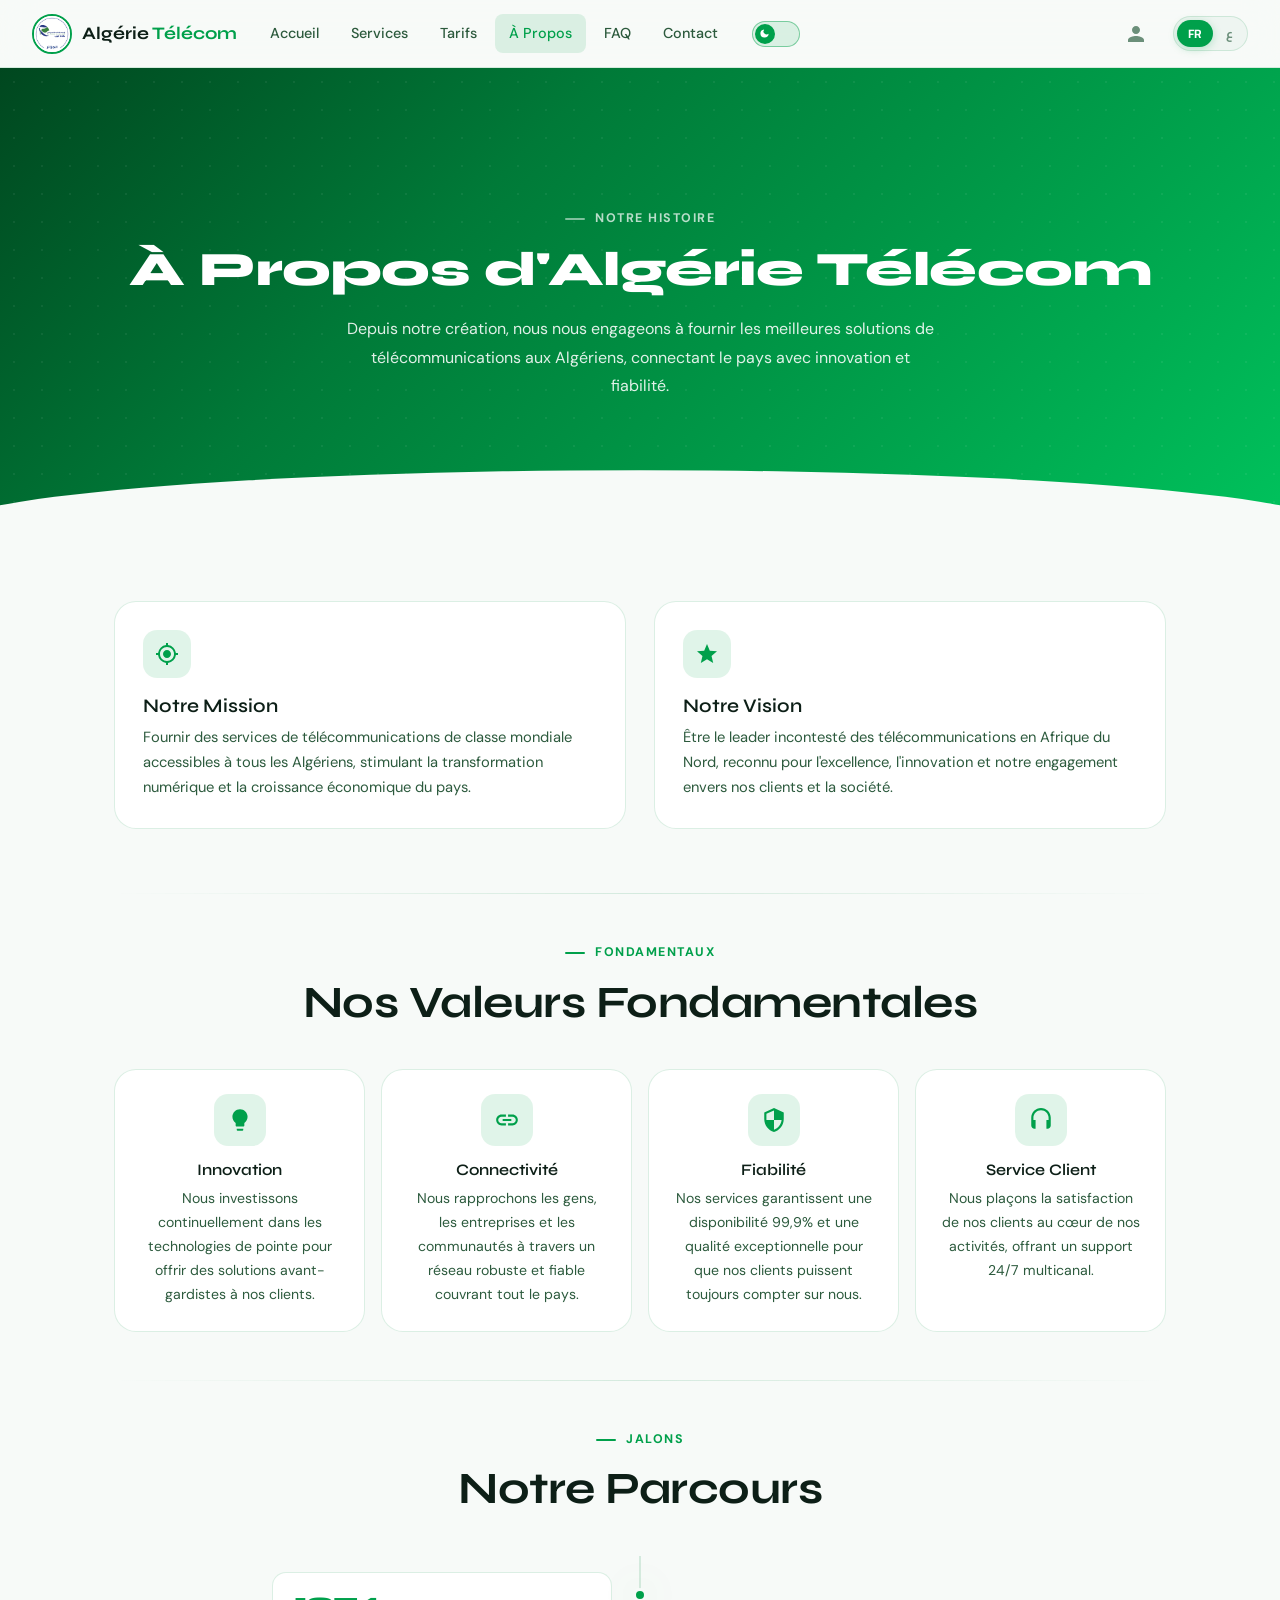
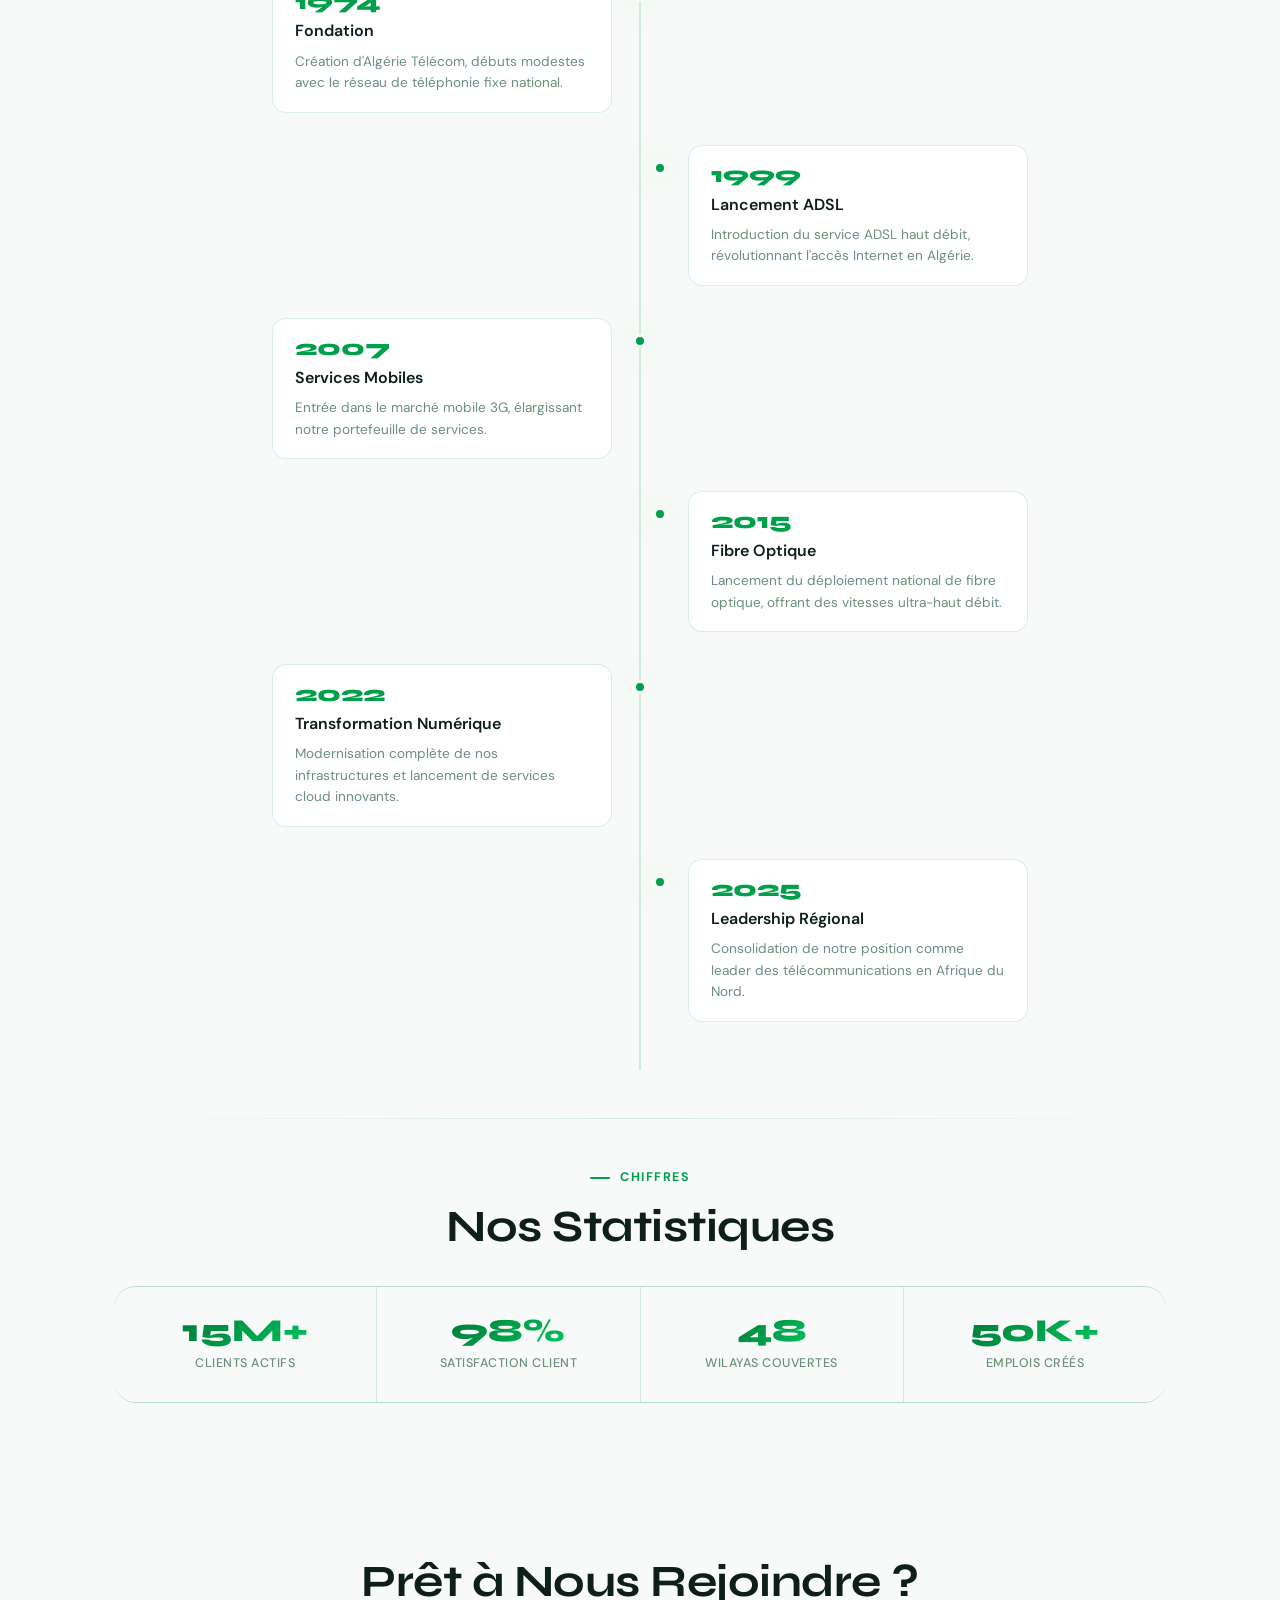
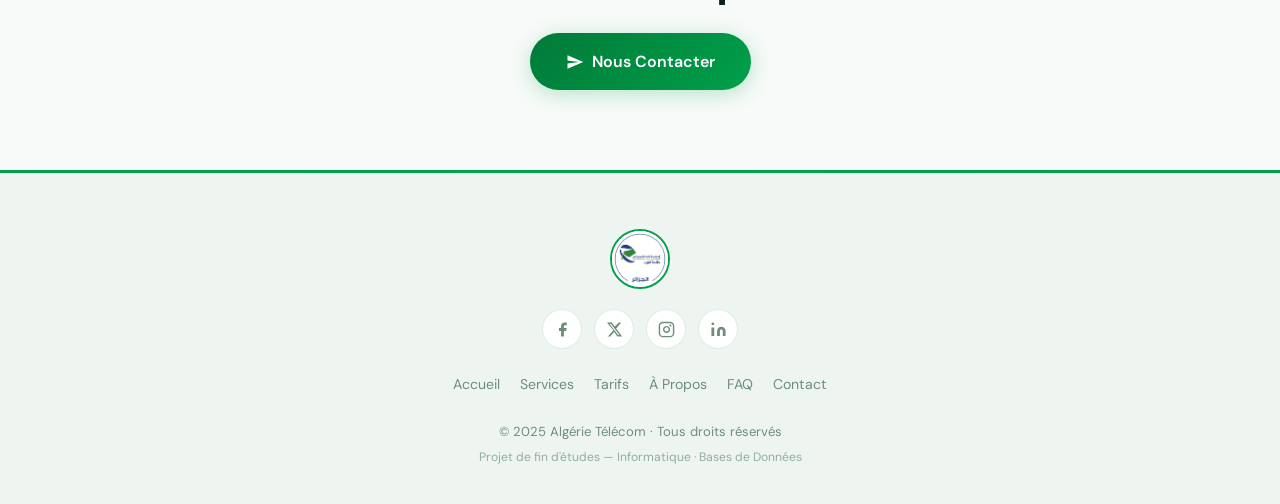
<file: about.html>
<!DOCTYPE html>
<html lang="fr">
<head>
  <meta charset="UTF-8">
  <meta name="viewport" content="width=device-width, initial-scale=1.0">
  <meta name="description" content="À propos d'Algérie Télécom — Découvrez notre histoire, notre mission, nos valeurs et notre engagement envers la connectivité en Algérie.">
  <title>À Propos — Algérie Télécom</title>
  <link rel="stylesheet" href="style.css?v=2">
</head>
<body>
<script>if(localStorage.getItem('at-theme')==='dark')document.body.classList.add('dark-mode');</script>

  <!-- ── Navigation ── -->
  <nav class="navbar">
    <a href="index.html" class="nav-brand">
      <img src="AlgerieTelecom.png" alt="Logo Algérie Télécom" class="nav-logo">
      <span class="nav-title">Algérie <span>Télécom</span></span>
    </a>
    <ul class="nav-links">
      <li><a href="index.html">Accueil</a></li>
      <li><a href="services.html">Services</a></li>
      <li><a href="tarif.html">Tarifs</a></li>
      <li><a href="about.html" class="active">À Propos</a></li>
      <li><a href="faq.html">FAQ</a></li>
      <li><a href="contact.html">Contact</a></li>
    </ul>
    <button id="theme-toggle-btn" class="theme-toggle" aria-label="Basculer thème clair/sombre" title="Changer de thème">
        <div class="theme-toggle-track">
          <div class="theme-toggle-thumb">
            <svg class="theme-toggle-icon icon-moon" viewBox="0 0 24 24"><path d="M21 12.79A9 9 0 1 1 11.21 3a7 7 0 0 0 9.79 9.79z"/></svg>
            <svg class="theme-toggle-icon icon-sun" viewBox="0 0 24 24"><path d="M12 4a8 8 0 1 0 0 16A8 8 0 0 0 12 4zm0-2a1 1 0 0 1 1 1v1a1 1 0 0 1-2 0V3a1 1 0 0 1 1-1zm0 18a1 1 0 0 1 1 1v1a1 1 0 0 1-2 0v-1a1 1 0 0 1 1-1zm9-9h1a1 1 0 0 1 0 2h-1a1 1 0 0 1 0-2zM3 12H2a1 1 0 0 1 0-2h1a1 1 0 0 1 0 2zm15.364-6.364.707-.707a1 1 0 1 1 1.414 1.414l-.707.707a1 1 0 0 1-1.414-1.414zM4.929 18.364l-.707.707a1 1 0 0 1-1.414-1.414l.707-.707a1 1 0 0 1 1.414 1.414zM18.364 19.07l.707.707a1 1 0 0 1-1.414 1.414l-.707-.707a1 1 0 0 1 1.414-1.414zM5.636 5.636 4.929 4.93a1 1 0 0 1 1.414-1.414l.707.707A1 1 0 1 1 5.636 5.636z"/></svg>
          </div>
        </div>
      </button>
    <a href="test.php" class="nav-user-icon" aria-label="Espace client" title="Espace client">
      <svg viewBox="0 0 24 24" width="20" height="20" fill="currentColor">
        <path d="M12 12c2.7 0 4.8-2.1 4.8-4.8S14.7 2.4 12 2.4 7.2 4.5 7.2 7.2 9.3 12 12 12zm0 2.4c-3.2 0-9.6 1.6-9.6 4.8v2.4h19.2v-2.4c0-3.2-6.4-4.8-9.6-4.8z"/>
      </svg>
    </a>
    <div class="lang-toggle-group" role="group" aria-label="Langue / لغة">
      <button class="lang-option active" data-lang="fr">FR</button>
      <button class="lang-option" data-lang="ar">ع</button>
    </div>
    <button class="hamburger" aria-label="Menu">
      <span></span><span></span><span></span>
    </button>
  </nav>

  <div class="page-wrapper">

    <!-- ── En-tête ── -->
    <div class="services-hero">
      <div class="section-label" style="justify-content:center;" data-i18n="about.hero.label">Notre Histoire</div>
      <h2 style="font-size:clamp(2rem,4vw,3rem);font-weight:800;color:#fff;letter-spacing:-0.5px;margin-bottom:16px;" data-i18n="about.hero.title">À Propos d'Algérie Télécom</h2>
      <p style="max-width:600px;margin:0 auto 48px;line-height:1.8;" data-i18n="about.hero.desc">
        Depuis notre création, nous nous engageons à fournir les meilleures solutions de télécommunications aux Algériens, connectant le pays avec innovation et fiabilité.
      </p>
    </div>

    <section class="section">

      <!-- Mission & Vision -->
      <div style="display:grid;grid-template-columns:repeat(auto-fit,minmax(280px,1fr));gap:28px;margin-bottom:64px;">
        <div class="card">
          <div class="card-icon">
            <svg viewBox="0 0 24 24"><path d="M12 8c-2.21 0-4 1.79-4 4s1.79 4 4 4 4-1.79 4-4-1.79-4-4-4zm8.94 3A8.994 8.994 0 0 0 13 3.06V1h-2v2.06A8.994 8.994 0 0 0 3.06 11H1v2h2.06A8.994 8.994 0 0 0 11 20.94V23h2v-2.06A8.994 8.994 0 0 0 20.94 13H23v-2h-2.06zM12 19c-3.87 0-7-3.13-7-7s3.13-7 7-7 7 3.13 7 7-3.13 7-7 7z"/></svg>
          </div>
          <h3 data-i18n="about.mission.title">Notre Mission</h3>
          <p data-i18n="about.mission.desc">Fournir des services de télécommunications de classe mondiale accessibles à tous les Algériens, stimulant la transformation numérique et la croissance économique du pays.</p>
        </div>
        <div class="card">
          <div class="card-icon">
            <svg viewBox="0 0 24 24"><path d="M12 17.27L18.18 21l-1.64-7.03L22 9.24l-7.19-.61L12 2 9.19 8.63 2 9.24l5.46 4.73L5.82 21z"/></svg>
          </div>
          <h3 data-i18n="about.vision.title">Notre Vision</h3>
          <p data-i18n="about.vision.desc">Être le leader incontesté des télécommunications en Afrique du Nord, reconnu pour l'excellence, l'innovation et notre engagement envers nos clients et la société.</p>
        </div>
      </div>

      <hr class="divider" style="margin:48px 0;">

      <!-- Valeurs -->
      <div style="text-align:center;margin-bottom:40px;">
        <div class="section-label" style="justify-content:center;margin-bottom:12px;" data-i18n="about.values.label">Fondamentaux</div>
        <h2 style="margin-bottom:0;" data-i18n="about.values.title">Nos Valeurs Fondamentales</h2>
      </div>

      <div class="values-grid">
        <div class="value-card">
          <div class="value-icon">
            <svg viewBox="0 0 24 24"><path d="M9 21c0 .55.45 1 1 1h4c.55 0 1-.45 1-1v-1H9v1zm3-19C8.14 2 5 5.14 5 9c0 2.38 1.19 4.47 3 5.74V17c0 .55.45 1 1 1h6c.55 0 1-.45 1-1v-2.26c1.81-1.27 3-3.36 3-5.74 0-3.86-3.14-7-7-7z"/></svg>
          </div>
          <h3 data-i18n="about.innovation.title">Innovation</h3>
          <p data-i18n="about.innovation.desc">Nous investissons continuellement dans les technologies de pointe pour offrir des solutions avant-gardistes à nos clients.</p>
        </div>
        <div class="value-card">
          <div class="value-icon">
            <svg viewBox="0 0 24 24"><path d="M3.9 12c0-1.71 1.39-3.1 3.1-3.1h4V7H7c-2.76 0-5 2.24-5 5s2.24 5 5 5h4v-1.9H7c-1.71 0-3.1-1.39-3.1-3.1zM8 13h8v-2H8v2zm9-6h-4v1.9h4c1.71 0 3.1 1.39 3.1 3.1s-1.39 3.1-3.1 3.1h-4V17h4c2.76 0 5-2.24 5-5s-2.24-5-5-5z"/></svg>
          </div>
          <h3 data-i18n="about.connectivity.title">Connectivité</h3>
          <p data-i18n="about.connectivity.desc">Nous rapprochons les gens, les entreprises et les communautés à travers un réseau robuste et fiable couvrant tout le pays.</p>
        </div>
        <div class="value-card">
          <div class="value-icon">
            <svg viewBox="0 0 24 24"><path d="M12 1L3 5v6c0 5.55 3.84 10.74 9 12 5.16-1.26 9-6.45 9-12V5l-9-4zm0 10.99h7c-.53 4.12-3.28 7.79-7 8.94V12H5V6.3l7-3.11v8.8z"/></svg>
          </div>
          <h3 data-i18n="about.reliability.title">Fiabilité</h3>
          <p data-i18n="about.reliability.desc">Nos services garantissent une disponibilité 99,9% et une qualité exceptionnelle pour que nos clients puissent toujours compter sur nous.</p>
        </div>
        <div class="value-card">
          <div class="value-icon">
            <svg viewBox="0 0 24 24"><path d="M12 1c-4.97 0-9 4.03-9 9v7c0 1.66 1.34 3 3 3h1v-8H5v-2c0-3.87 3.13-7 7-7s7 3.13 7 7v2h-2v8h1c1.66 0 3-1.34 3-3v-7c0-4.97-4.03-9-9-9z"/></svg>
          </div>
          <h3 data-i18n="about.service.title">Service Client</h3>
          <p data-i18n="about.service.desc">Nous plaçons la satisfaction de nos clients au cœur de nos activités, offrant un support 24/7 multicanal.</p>
        </div>
      </div>

      <hr class="divider" style="margin:48px 0;">

      <!-- Timeline -->
      <div style="text-align:center;margin-bottom:40px;">
        <div class="section-label" style="justify-content:center;margin-bottom:12px;" data-i18n="about.timeline.label">Jalons</div>
        <h2 style="margin-bottom:0;" data-i18n="about.timeline.title">Notre Parcours</h2>
      </div>

      <div class="timeline">
        <div class="timeline-item">
          <div class="timeline-dot"></div>
          <div class="timeline-content">
            <div class="timeline-year">1974</div>
            <div class="timeline-title" data-i18n="about.1974.title">Fondation</div>
            <div class="timeline-description" data-i18n="about.1974.desc">Création d'Algérie Télécom, débuts modestes avec le réseau de téléphonie fixe national.</div>
          </div>
        </div>
        <div class="timeline-item">
          <div class="timeline-dot"></div>
          <div class="timeline-content">
            <div class="timeline-year">1999</div>
            <div class="timeline-title" data-i18n="about.1999.title">Lancement ADSL</div>
            <div class="timeline-description" data-i18n="about.1999.desc">Introduction du service ADSL haut débit, révolutionnant l'accès Internet en Algérie.</div>
          </div>
        </div>
        <div class="timeline-item">
          <div class="timeline-dot"></div>
          <div class="timeline-content">
            <div class="timeline-year">2007</div>
            <div class="timeline-title" data-i18n="about.2007.title">Services Mobiles</div>
            <div class="timeline-description" data-i18n="about.2007.desc">Entrée dans le marché mobile 3G, élargissant notre portefeuille de services.</div>
          </div>
        </div>
        <div class="timeline-item">
          <div class="timeline-dot"></div>
          <div class="timeline-content">
            <div class="timeline-year">2015</div>
            <div class="timeline-title" data-i18n="about.2015.title">Fibre Optique</div>
            <div class="timeline-description" data-i18n="about.2015.desc">Lancement du déploiement national de fibre optique, offrant des vitesses ultra-haut débit.</div>
          </div>
        </div>
        <div class="timeline-item">
          <div class="timeline-dot"></div>
          <div class="timeline-content">
            <div class="timeline-year">2022</div>
            <div class="timeline-title" data-i18n="about.2022.title">Transformation Numérique</div>
            <div class="timeline-description" data-i18n="about.2022.desc">Modernisation complète de nos infrastructures et lancement de services cloud innovants.</div>
          </div>
        </div>
        <div class="timeline-item">
          <div class="timeline-dot"></div>
          <div class="timeline-content">
            <div class="timeline-year">2025</div>
            <div class="timeline-title" data-i18n="about.2025.title">Leadership Régional</div>
            <div class="timeline-description" data-i18n="about.2025.desc">Consolidation de notre position comme leader des télécommunications en Afrique du Nord.</div>
          </div>
        </div>
      </div>

      <hr class="divider" style="margin:48px 0;">

      <!-- Statistiques -->
      <div style="text-align:center;margin-bottom:32px;">
        <div class="section-label" style="justify-content:center;margin-bottom:12px;" data-i18n="about.stats.label">Chiffres</div>
        <h2 style="margin-bottom:0;" data-i18n="about.stats.title">Nos Statistiques</h2>
      </div>

      <div class="stats-row" style="border-radius:var(--radius-lg);overflow:hidden;">
        <div class="stat-box">
          <span class="stat-number">15M+</span>
          <span class="stat-label" data-i18n="about.stats.clients">Clients Actifs</span>
        </div>
        <div class="stat-box">
          <span class="stat-number">98%</span>
          <span class="stat-label" data-i18n="about.stats.satisfaction">Satisfaction Client</span>
        </div>
        <div class="stat-box">
          <span class="stat-number">48</span>
          <span class="stat-label" data-i18n="about.stats.wilayas">Wilayas Couvertes</span>
        </div>
        <div class="stat-box">
          <span class="stat-number">50K+</span>
          <span class="stat-label" data-i18n="about.stats.emplois">Emplois Créés</span>
        </div>
      </div>

    </section>

    <!-- ── CTA ── -->
    <div style="text-align:center;padding:80px 24px;">
      <h2 style="margin-bottom:24px;" data-i18n="about.cta.title">Prêt à Nous Rejoindre ?</h2>
      <a href="contact.html" class="btn btn-primary" style="font-size:1rem;padding:15px 36px;">
        <svg viewBox="0 0 24 24"><path d="M2.01 21L23 12 2.01 3 2 10l15 2-15 2z"/></svg>
        <span data-i18n="about.cta.btn">Nous Contacter</span>
      </a>
    </div>

    <!-- ── Footer ── -->
    <footer class="footer">
      <img src="AlgerieTelecom.png" alt="Logo" class="footer-logo-img">
                  <div class="footer-social">
        <a href="https://www.facebook.com/AlgerieTelecom/?locale=fr_FR" title="Facebook" aria-label="Facebook"><svg viewBox="0 0 24 24" fill="currentColor" stroke="none"><path d="M18 2h-3a5 5 0 0 0-5 5v3H7v4h3v8h4v-8h3l1-4h-4V7a1 1 0 0 1 1-1h3z"/></svg></a>
        <a href="https://x.com/Algerie_Telecom" title="Twitter" aria-label="Twitter"><svg viewBox="0 0 24 24" fill="currentColor" stroke="none"><path d="M18.244 2.25h3.308l-7.227 8.26 8.502 11.24H16.17l-4.714-6.231-5.401 6.231H2.746l7.73-8.835L1.254 2.25H8.08l4.259 5.63L18.245 2.25zm-1.161 17.52h1.833L7.084 4.126H5.117z"/></svg></a>
        <a href="https://www.instagram.com/algerietelecom" title="Instagram" aria-label="Instagram"><svg viewBox="0 0 24 24" fill="none" stroke="currentColor" stroke-width="2" stroke-linecap="round" stroke-linejoin="round"><rect x="2" y="2" width="20" height="20" rx="5"/><path d="M16 11.37A4 4 0 1 1 12.63 8 4 4 0 0 1 16 11.37z"/><line x1="17.5" y1="6.5" x2="17.51" y2="6.5" stroke-width="3"/></svg></a>
        <a href="https://www.linkedin.com/company/algerie-telecom-/?originalSubdomain=dz" title="LinkedIn" aria-label="LinkedIn"><svg viewBox="0 0 24 24" fill="currentColor" stroke="none"><path d="M16 8a6 6 0 0 1 6 6v7h-4v-7a2 2 0 0 0-2-2 2 2 0 0 0-2 2v7h-4v-7a6 6 0 0 1 6-6zM2 9h4v12H2z"/><circle cx="4" cy="4" r="2"/></svg></a>
      </div>
      <nav class="footer-nav-links" aria-label="Pied de page">
        <a href="index.html">Accueil</a>
        <a href="services.html">Services</a>
        <a href="tarif.html">Tarifs</a>
        <a href="about.html">À Propos</a>
        <a href="faq.html">FAQ</a>
        <a href="contact.html">Contact</a>
      </nav>
      <div class="footer-copy">© 2025 Algérie Télécom · Tous droits réservés</div>
      <div class="footer-thesis">Projet de fin d'études — Informatique · Bases de Données</div>
    </footer>

  </div>

  <button class="scroll-to-top" title="Retour au sommet" aria-label="Haut de page">
    <svg viewBox="0 0 24 24"><path d="M7.41 15.41L12 10.83l4.59 4.58L18 14l-6-6-6 6z"/></svg>
  </button>
  <script src="i18n.js"></script>
  <script src="main.js"></script>
</body>
</html>
</file>
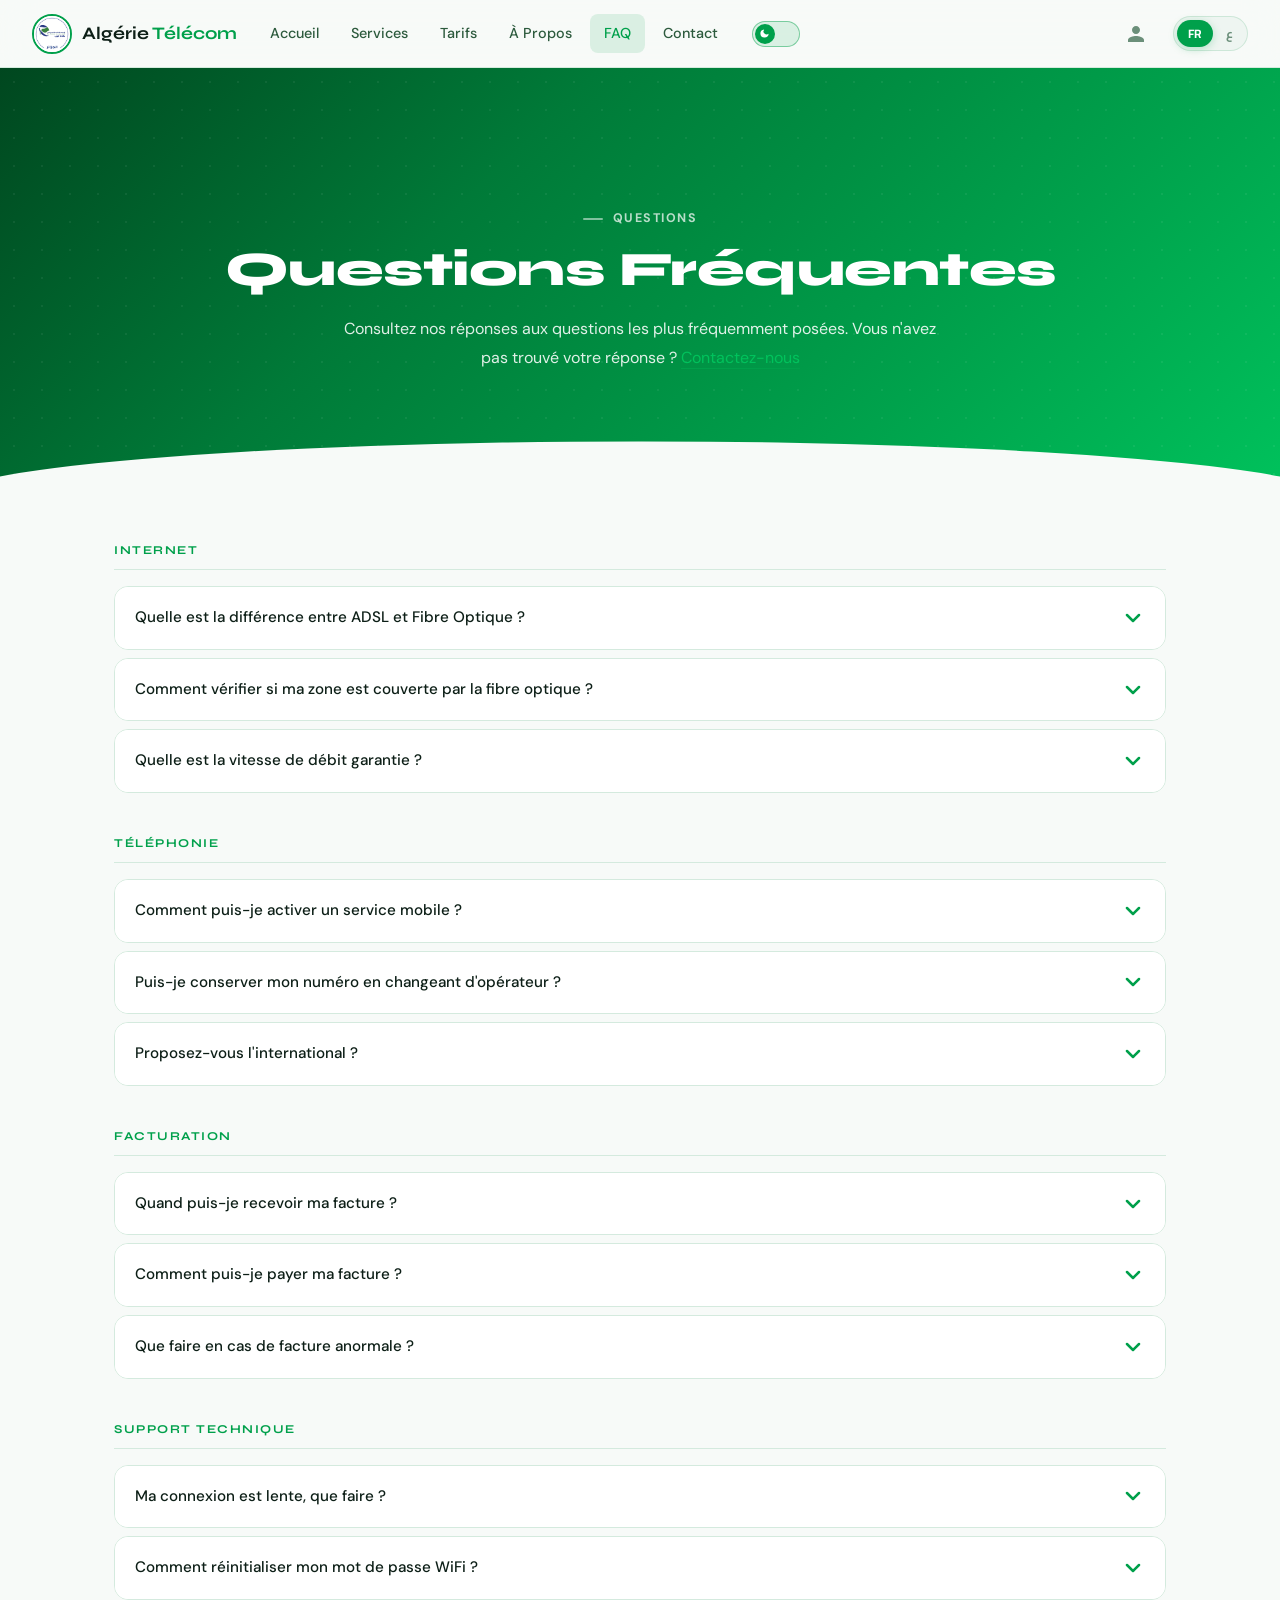
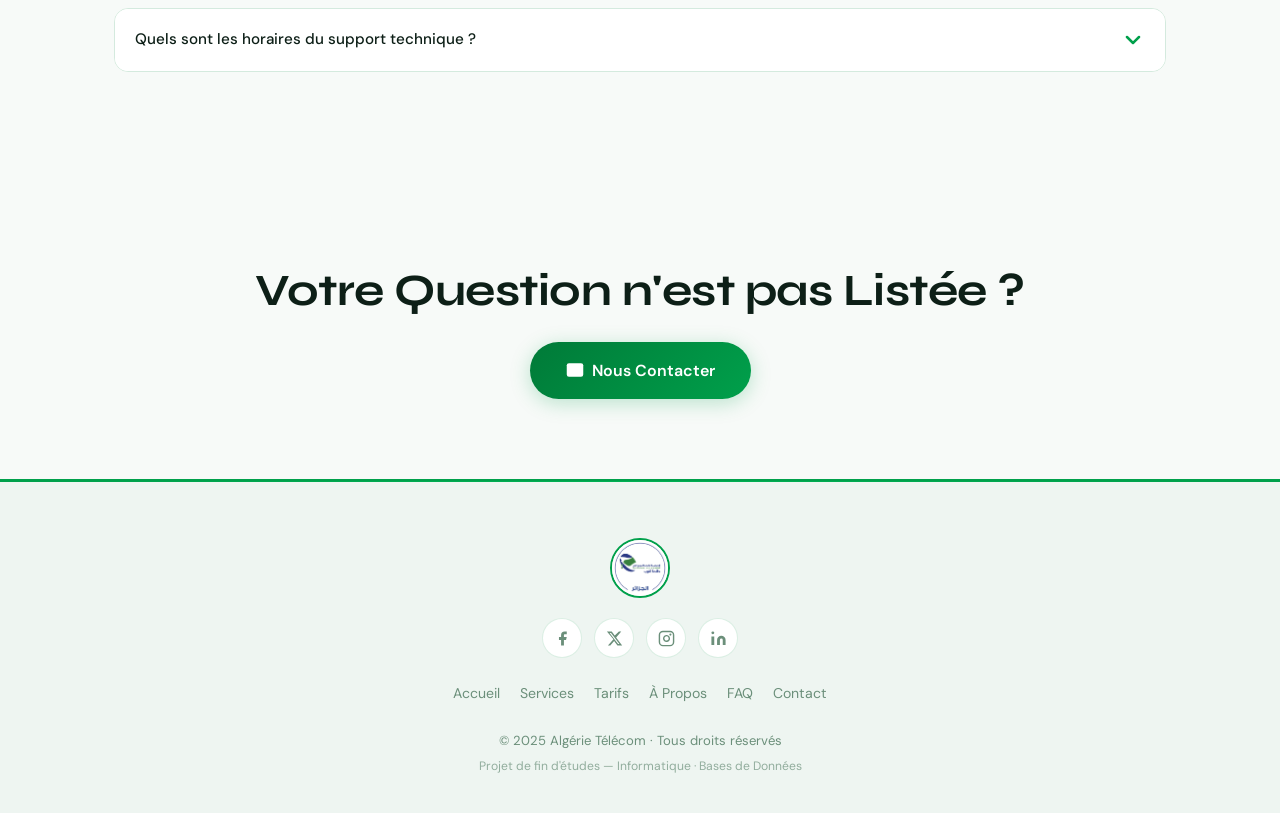
<file: faq.html>
<!DOCTYPE html>
<html lang="fr">
<head>
  <meta charset="UTF-8">
  <meta name="viewport" content="width=device-width, initial-scale=1.0">
  <meta name="description" content="Questions fréquemment posées — Trouvez les réponses à vos questions sur les services, tarifs et support d'Algérie Télécom.">
  <title>FAQ — Algérie Télécom</title>
  <link rel="stylesheet" href="style.css?v=2">
</head>
<body>
<script>if(localStorage.getItem('at-theme')==='dark')document.body.classList.add('dark-mode');</script>

  <!-- ── Navigation ── -->
  <nav class="navbar">
    <a href="index.html" class="nav-brand">
      <img src="AlgerieTelecom.png" alt="Logo Algérie Télécom" class="nav-logo">
      <span class="nav-title">Algérie <span>Télécom</span></span>
    </a>
    <ul class="nav-links">
      <li><a href="index.html">Accueil</a></li>
      <li><a href="services.html">Services</a></li>
      <li><a href="tarif.html">Tarifs</a></li>
      <li><a href="about.html">À Propos</a></li>
      <li><a href="faq.html" class="active">FAQ</a></li>
      <li><a href="contact.html">Contact</a></li>
    </ul>
    <button id="theme-toggle-btn" class="theme-toggle" aria-label="Basculer thème clair/sombre" title="Changer de thème">
        <div class="theme-toggle-track">
          <div class="theme-toggle-thumb">
            <svg class="theme-toggle-icon icon-moon" viewBox="0 0 24 24"><path d="M21 12.79A9 9 0 1 1 11.21 3a7 7 0 0 0 9.79 9.79z"/></svg>
            <svg class="theme-toggle-icon icon-sun" viewBox="0 0 24 24"><path d="M12 4a8 8 0 1 0 0 16A8 8 0 0 0 12 4zm0-2a1 1 0 0 1 1 1v1a1 1 0 0 1-2 0V3a1 1 0 0 1 1-1zm0 18a1 1 0 0 1 1 1v1a1 1 0 0 1-2 0v-1a1 1 0 0 1 1-1zm9-9h1a1 1 0 0 1 0 2h-1a1 1 0 0 1 0-2zM3 12H2a1 1 0 0 1 0-2h1a1 1 0 0 1 0 2zm15.364-6.364.707-.707a1 1 0 1 1 1.414 1.414l-.707.707a1 1 0 0 1-1.414-1.414zM4.929 18.364l-.707.707a1 1 0 0 1-1.414-1.414l.707-.707a1 1 0 0 1 1.414 1.414zM18.364 19.07l.707.707a1 1 0 0 1-1.414 1.414l-.707-.707a1 1 0 0 1 1.414-1.414zM5.636 5.636 4.929 4.93a1 1 0 0 1 1.414-1.414l.707.707A1 1 0 1 1 5.636 5.636z"/></svg>
          </div>
        </div>
      </button>
    <a href="test.php" class="nav-user-icon" aria-label="Espace client" title="Espace client">
      <svg viewBox="0 0 24 24" width="20" height="20" fill="currentColor">
        <path d="M12 12c2.7 0 4.8-2.1 4.8-4.8S14.7 2.4 12 2.4 7.2 4.5 7.2 7.2 9.3 12 12 12zm0 2.4c-3.2 0-9.6 1.6-9.6 4.8v2.4h19.2v-2.4c0-3.2-6.4-4.8-9.6-4.8z"/>
      </svg>
    </a>
    <div class="lang-toggle-group" role="group" aria-label="Langue / لغة">
      <button class="lang-option active" data-lang="fr">FR</button>
      <button class="lang-option" data-lang="ar">ع</button>
    </div>
    <button class="hamburger" aria-label="Menu">
      <span></span><span></span><span></span>
    </button>
  </nav>

  <div class="page-wrapper">

    <!-- ── En-tête ── -->
    <div class="services-hero">
      <div class="section-label" style="justify-content:center;" data-i18n="faq.hero.label">Questions</div>
      <h2 style="font-size:clamp(2rem,4vw,3rem);font-weight:800;color:#fff;letter-spacing:-0.5px;margin-bottom:16px;" data-i18n="faq.hero.title">Questions Fréquentes</h2>
      <p style="max-width:600px;margin:0 auto 48px;line-height:1.8;">
        <span data-i18n="faq.hero.desc">Consultez nos réponses aux questions les plus fréquemment posées. Vous n'avez pas trouvé votre réponse ?</span>
        <a href="contact.html" style="color:var(--at-green-light);text-decoration:none;border-bottom:1px solid var(--at-green);" data-i18n="faq.hero.link">Contactez-nous</a>
      </p>
    </div>

    <section class="section" style="padding-top:40px;">

      <!-- Internet -->
      <div class="faq-category">
        <div class="faq-category-label" data-i18n="faq.internet.label">Internet</div>

        <div class="faq-item">
          <div class="faq-header">
            <span data-i18n="faq.internet.q1">Quelle est la différence entre ADSL et Fibre Optique ?</span>
            <div class="faq-toggle"><svg viewBox="0 0 24 24" fill="none" stroke="currentColor" stroke-width="2.5" stroke-linecap="round" stroke-linejoin="round"><polyline points="6 9 12 15 18 9"/></svg></div>
          </div>
          <div class="faq-content">
            <p data-i18n="faq.internet.a1">L'ADSL utilise les lignes téléphoniques existantes et offre des débits jusqu'à 20 Mbps. La Fibre Optique utilise des câbles de fibres optiques et offre des débits beaucoup plus rapides, jusqu'à 1 Gbps, avec une latence plus faible. Optez pour la fibre si vous cherchez une connexion ultra-rapide pour le gaming ou le télétravail exigeant.</p>
          </div>
        </div>

        <div class="faq-item">
          <div class="faq-header">
            <span data-i18n="faq.internet.q2">Comment vérifier si ma zone est couverte par la fibre optique ?</span>
            <div class="faq-toggle"><svg viewBox="0 0 24 24" fill="none" stroke="currentColor" stroke-width="2.5" stroke-linecap="round" stroke-linejoin="round"><polyline points="6 9 12 15 18 9"/></svg></div>
          </div>
          <div class="faq-content">
            <p data-i18n="faq.internet.a2">Vous pouvez vérifier la disponibilité de la fibre optique en visitant notre site ou en appelant le 121. Indiquez simplement votre adresse pour connaître les offres disponibles chez vous. La couverture s'étend progressivement à tous les centres urbains du pays.</p>
          </div>
        </div>

        <div class="faq-item">
          <div class="faq-header">
            <span data-i18n="faq.internet.q3">Quelle est la vitesse de débit garantie ?</span>
            <div class="faq-toggle"><svg viewBox="0 0 24 24" fill="none" stroke="currentColor" stroke-width="2.5" stroke-linecap="round" stroke-linejoin="round"><polyline points="6 9 12 15 18 9"/></svg></div>
          </div>
          <div class="faq-content">
            <p data-i18n="faq.internet.a3">Les vitesses indiquées sont des valeurs maximales théoriques. La vitesse réelle dépend de plusieurs facteurs : distance du central, qualité de la ligne, équipements utilisés et charge du réseau. Nos contrats garantissent un minimum de 50% de la vitesse souscrite en conditions normales d'utilisation.</p>
          </div>
        </div>
      </div>

      <!-- Téléphonie -->
      <div class="faq-category">
        <div class="faq-category-label" data-i18n="faq.tel.label">Téléphonie</div>

        <div class="faq-item">
          <div class="faq-header">
            <span data-i18n="faq.tel.q1">Comment puis-je activer un service mobile ?</span>
            <div class="faq-toggle"><svg viewBox="0 0 24 24" fill="none" stroke="currentColor" stroke-width="2.5" stroke-linecap="round" stroke-linejoin="round"><polyline points="6 9 12 15 18 9"/></svg></div>
          </div>
          <div class="faq-content">
            <p data-i18n="faq.tel.a1">Vous pouvez activer un service mobile auprès de n'importe quel agent Algérie Télécom en vous présentant avec une pièce d'identité valide. Vous recevrez une carte SIM et pourrez choisir votre forfait parmi nos offres. L'activation est généralement instantanée.</p>
          </div>
        </div>

        <div class="faq-item">
          <div class="faq-header">
            <span data-i18n="faq.tel.q2">Puis-je conserver mon numéro en changeant d'opérateur ?</span>
            <div class="faq-toggle"><svg viewBox="0 0 24 24" fill="none" stroke="currentColor" stroke-width="2.5" stroke-linecap="round" stroke-linejoin="round"><polyline points="6 9 12 15 18 9"/></svg></div>
          </div>
          <div class="faq-content">
            <p data-i18n="faq.tel.a2">Oui, la portabilité des numéros est disponible en Algérie. Pour conserver votre numéro en changeant d'opérateur, contactez notre service client qui vous guidera dans les démarches administratives. La portabilité est généralement effective sous 24 à 48 heures.</p>
          </div>
        </div>

        <div class="faq-item">
          <div class="faq-header">
            <span data-i18n="faq.tel.q3">Proposez-vous l'international ?</span>
            <div class="faq-toggle"><svg viewBox="0 0 24 24" fill="none" stroke="currentColor" stroke-width="2.5" stroke-linecap="round" stroke-linejoin="round"><polyline points="6 9 12 15 18 9"/></svg></div>
          </div>
          <div class="faq-content">
            <p data-i18n="faq.tel.a3">Oui, nous proposons des offres d'appels et de SMS internationaux à tarifs avantageux. Consultez nos tarifs d'appel vers les principales destinations ou abonnez-vous à nos forfaits internationaux pour réduire vos frais. Le roaming international est également disponible.</p>
          </div>
        </div>
      </div>

      <!-- Facturation -->
      <div class="faq-category">
        <div class="faq-category-label" data-i18n="faq.fact.label">Facturation</div>

        <div class="faq-item">
          <div class="faq-header">
            <span data-i18n="faq.fact.q1">Quand puis-je recevoir ma facture ?</span>
            <div class="faq-toggle"><svg viewBox="0 0 24 24" fill="none" stroke="currentColor" stroke-width="2.5" stroke-linecap="round" stroke-linejoin="round"><polyline points="6 9 12 15 18 9"/></svg></div>
          </div>
          <div class="faq-content">
            <p data-i18n="faq.fact.a1">Les factures sont généralement émises entre le 5 et le 15 de chaque mois, selon votre date d'activation ou votre cycle de facturation. Vous pouvez consulter et télécharger vos factures en ligne via votre espace client sur notre site.</p>
          </div>
        </div>

        <div class="faq-item">
          <div class="faq-header">
            <span data-i18n="faq.fact.q2">Comment puis-je payer ma facture ?</span>
            <div class="faq-toggle"><svg viewBox="0 0 24 24" fill="none" stroke="currentColor" stroke-width="2.5" stroke-linecap="round" stroke-linejoin="round"><polyline points="6 9 12 15 18 9"/></svg></div>
          </div>
          <div class="faq-content">
            <p data-i18n="faq.fact.a2">Plusieurs moyens de paiement sont disponibles : prélèvement automatique bancaire, virement, chèque, ou paiement en personne dans nos agences. Vous pouvez également payer via notre plateforme en ligne sécurisée pour plus de commodité.</p>
          </div>
        </div>

        <div class="faq-item">
          <div class="faq-header">
            <span data-i18n="faq.fact.q3">Que faire en cas de facture anormale ?</span>
            <div class="faq-toggle"><svg viewBox="0 0 24 24" fill="none" stroke="currentColor" stroke-width="2.5" stroke-linecap="round" stroke-linejoin="round"><polyline points="6 9 12 15 18 9"/></svg></div>
          </div>
          <div class="faq-content">
            <p data-i18n="faq.fact.a3">Si vous constatez une anomalie sur votre facture, contactez immédiatement notre service client au 121 ou via notre site. Nous effectuerons une investigation complète et rectifierons toute erreur identifiée. Vous ne serez jamais facturé pour des services non utilisés.</p>
          </div>
        </div>
      </div>

      <!-- Support Technique -->
      <div class="faq-category">
        <div class="faq-category-label" data-i18n="faq.support.label">Support Technique</div>

        <div class="faq-item">
          <div class="faq-header">
            <span data-i18n="faq.support.q1">Ma connexion est lente, que faire ?</span>
            <div class="faq-toggle"><svg viewBox="0 0 24 24" fill="none" stroke="currentColor" stroke-width="2.5" stroke-linecap="round" stroke-linejoin="round"><polyline points="6 9 12 15 18 9"/></svg></div>
          </div>
          <div class="faq-content">
            <p data-i18n="faq.support.a1">D'abord, vérifiez que votre routeur est à proximité et bien ventilé. Redémarrez votre modem et routeur. Si le problème persiste, contactez notre support au 121 ou en ligne. Nous effectuerons un diagnostic à distance et enverrons un technicien si nécessaire, gratuitement si c'est un problème réseau.</p>
          </div>
        </div>

        <div class="faq-item">
          <div class="faq-header">
            <span data-i18n="faq.support.q2">Comment réinitialiser mon mot de passe WiFi ?</span>
            <div class="faq-toggle"><svg viewBox="0 0 24 24" fill="none" stroke="currentColor" stroke-width="2.5" stroke-linecap="round" stroke-linejoin="round"><polyline points="6 9 12 15 18 9"/></svg></div>
          </div>
          <div class="faq-content">
            <p data-i18n="faq.support.a2">Consultez le manuel de votre routeur ou accédez à l'interface d'administration (généralement 192.168.1.1). Le nom d'utilisateur et mot de passe par défaut se trouvent sur l'étiquette du routeur. Si vous avez oublié votre mot de passe, réinitialisez l'appareil en appuyant sur le bouton reset pendant 10 secondes.</p>
          </div>
        </div>

        <div class="faq-item">
          <div class="faq-header">
            <span data-i18n="faq.support.q3">Quels sont les horaires du support technique ?</span>
            <div class="faq-toggle"><svg viewBox="0 0 24 24" fill="none" stroke="currentColor" stroke-width="2.5" stroke-linecap="round" stroke-linejoin="round"><polyline points="6 9 12 15 18 9"/></svg></div>
          </div>
          <div class="faq-content">
            <p data-i18n="faq.support.a3">Notre support client est disponible 24/7/365. Vous pouvez nous contacter par téléphone au 121 (gratuit depuis une ligne Algérie Télécom), par email, par chat en ligne, ou en vous rendant dans nos agences. Pour les urgences, préférez l'appel téléphonique.</p>
          </div>
        </div>
      </div>

    </section>

    <!-- ── CTA ── -->
    <div style="text-align:center;padding:80px 24px;">
      <h2 style="margin-bottom:24px;" data-i18n="faq.cta.title">Votre Question n'est pas Listée ?</h2>
      <a href="contact.html" class="btn btn-primary" style="font-size:1rem;padding:15px 36px;">
        <svg viewBox="0 0 24 24" fill="none" stroke="currentColor" stroke-width="2" stroke-linecap="round" stroke-linejoin="round"><path d="M4 4h16c1.1 0 2 .9 2 2v12c0 1.1-.9 2-2 2H4c-1.1 0-2-.9-2-2V6c0-1.1.9-2 2-2z"/><polyline points="22,6 12,13 2,6"/></svg>
        <span data-i18n="faq.cta.btn">Nous Contacter</span>
      </a>
    </div>

    <!-- ── Footer ── -->
    <footer class="footer">
      <img src="AlgerieTelecom.png" alt="Logo" class="footer-logo-img">
                  <div class="footer-social">
        <a href="https://www.facebook.com/AlgerieTelecom/?locale=fr_FR" title="Facebook" aria-label="Facebook"><svg viewBox="0 0 24 24" fill="currentColor" stroke="none"><path d="M18 2h-3a5 5 0 0 0-5 5v3H7v4h3v8h4v-8h3l1-4h-4V7a1 1 0 0 1 1-1h3z"/></svg></a>
        <a href="https://x.com/Algerie_Telecom" title="Twitter" aria-label="Twitter"><svg viewBox="0 0 24 24" fill="currentColor" stroke="none"><path d="M18.244 2.25h3.308l-7.227 8.26 8.502 11.24H16.17l-4.714-6.231-5.401 6.231H2.746l7.73-8.835L1.254 2.25H8.08l4.259 5.63L18.245 2.25zm-1.161 17.52h1.833L7.084 4.126H5.117z"/></svg></a>
        <a href="https://www.instagram.com/algerietelecom" title="Instagram" aria-label="Instagram"><svg viewBox="0 0 24 24" fill="none" stroke="currentColor" stroke-width="2" stroke-linecap="round" stroke-linejoin="round"><rect x="2" y="2" width="20" height="20" rx="5"/><path d="M16 11.37A4 4 0 1 1 12.63 8 4 4 0 0 1 16 11.37z"/><line x1="17.5" y1="6.5" x2="17.51" y2="6.5" stroke-width="3"/></svg></a>
        <a href="https://www.linkedin.com/company/algerie-telecom-/?originalSubdomain=dz" title="LinkedIn" aria-label="LinkedIn"><svg viewBox="0 0 24 24" fill="currentColor" stroke="none"><path d="M16 8a6 6 0 0 1 6 6v7h-4v-7a2 2 0 0 0-2-2 2 2 0 0 0-2 2v7h-4v-7a6 6 0 0 1 6-6zM2 9h4v12H2z"/><circle cx="4" cy="4" r="2"/></svg></a>
      </div>
      <nav class="footer-nav-links" aria-label="Pied de page">
        <a href="index.html">Accueil</a>
        <a href="services.html">Services</a>
        <a href="tarif.html">Tarifs</a>
        <a href="about.html">À Propos</a>
        <a href="faq.html">FAQ</a>
        <a href="contact.html">Contact</a>
      </nav>
      <div class="footer-copy">© 2025 Algérie Télécom · Tous droits réservés</div>
      <div class="footer-thesis">Projet de fin d'études — Informatique · Bases de Données</div>
    </footer>

  </div>

  <button class="scroll-to-top" title="Retour au sommet" aria-label="Haut de page"><svg viewBox="0 0 24 24" fill="none" stroke="currentColor" stroke-width="2.5" stroke-linecap="round" stroke-linejoin="round"><polyline points="18 15 12 9 6 15"/></svg></button>
  <script src="i18n.js"></script>
  <script src="main.js"></script>
</body>
</html>
</file>
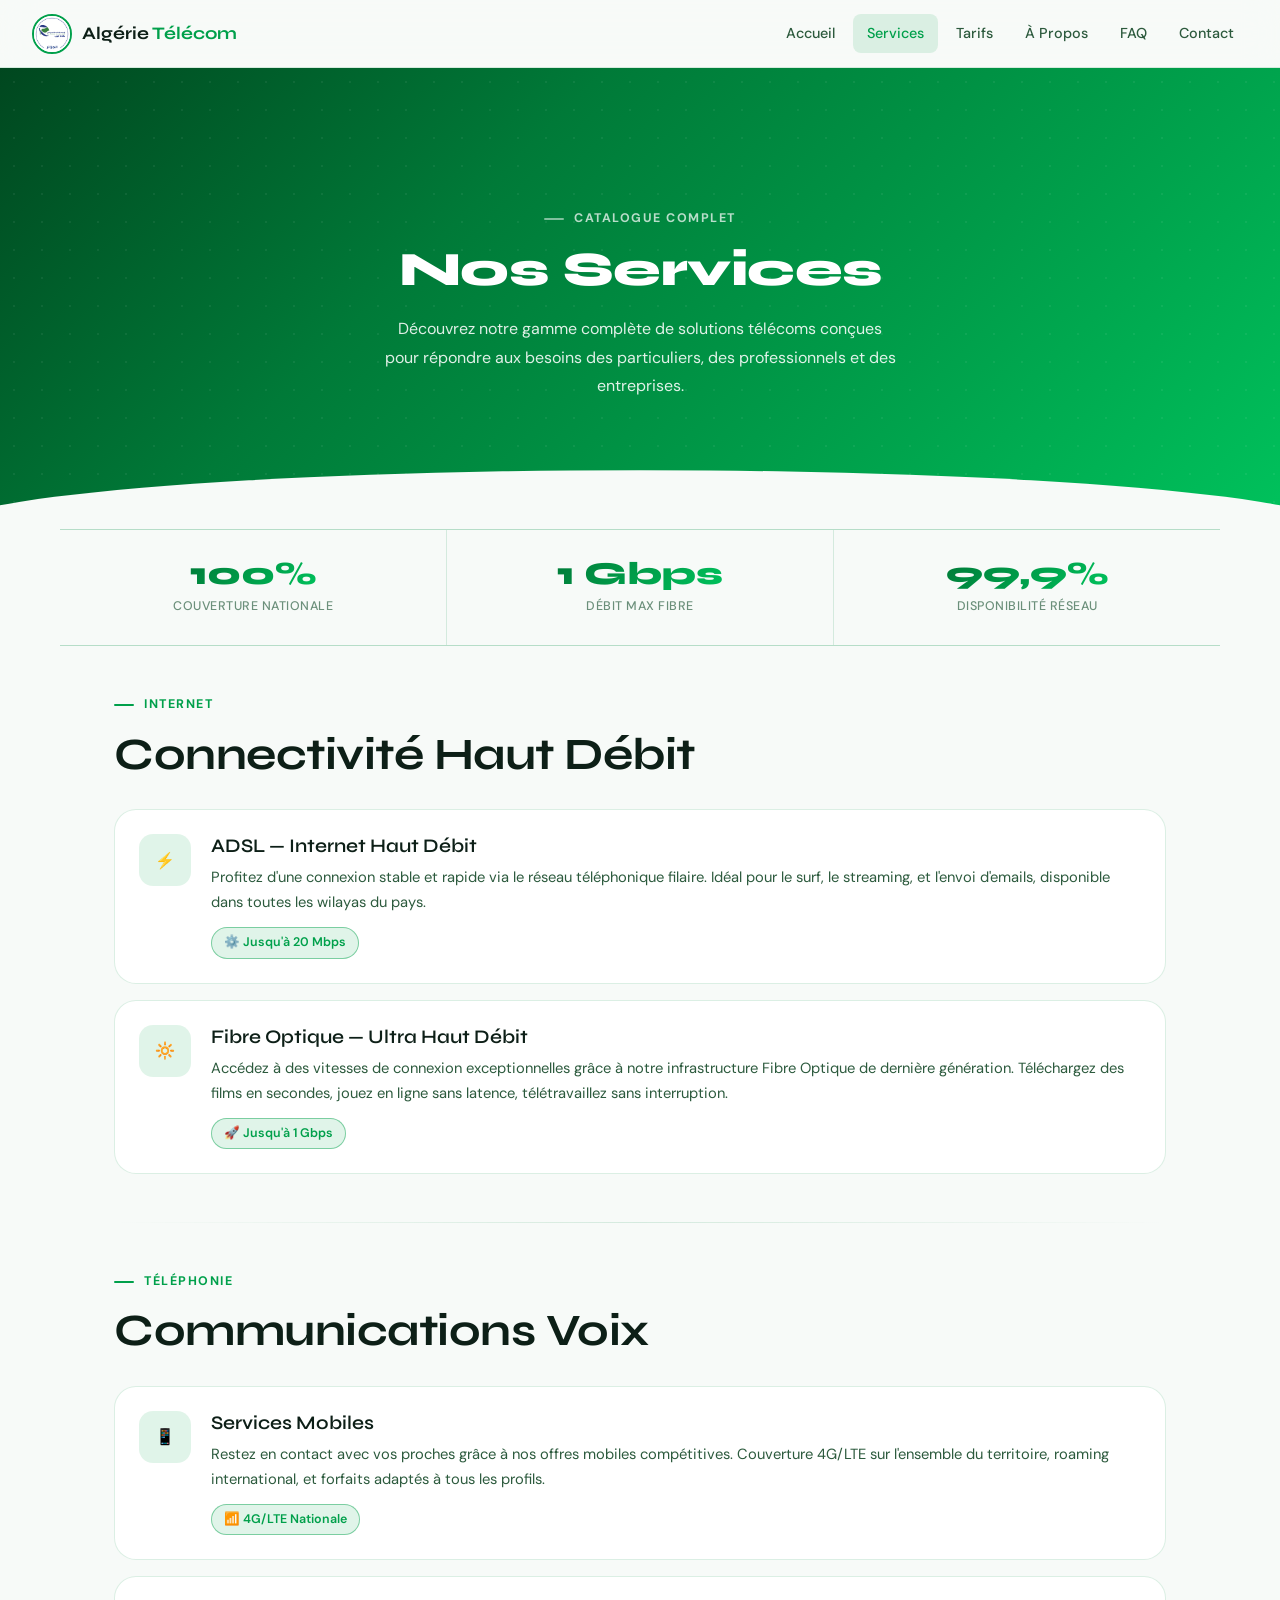
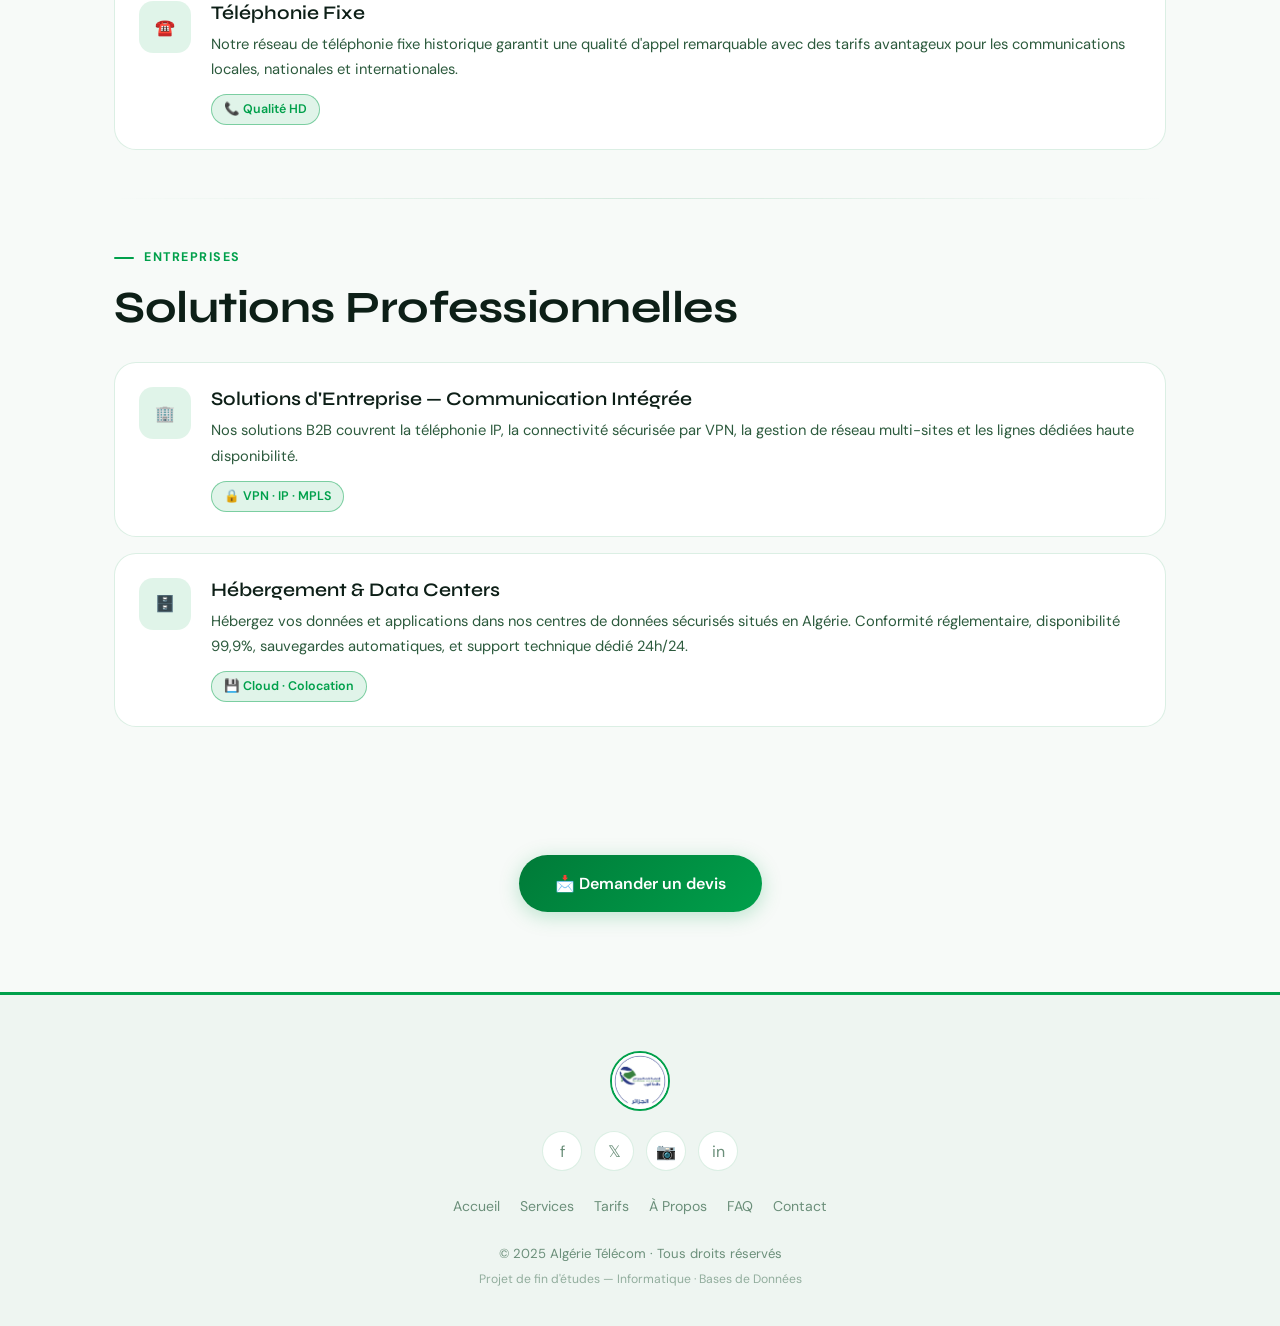
<file: service.html>
<!DOCTYPE html>
<html lang="fr">
<head>
  <meta charset="UTF-8">
  <meta name="viewport" content="width=device-width, initial-scale=1.0">
  <meta name="description" content="Découvrez nos services de télécommunications — Internet haut débit, fibre optique, mobile 4G/LTE, téléphonie fixe et solutions entreprise.">
  <title>Services — Algérie Télécom</title>
  <link rel="stylesheet" href="style.css">
</head>
<body>

  <!-- ── Navigation ── -->
  <nav class="navbar">
    <a href="index.html" class="nav-brand">
      <img src="AlgerieTelecom.png" alt="Logo Algérie Télécom" class="nav-logo">
      <span class="nav-title">Algérie <span>Télécom</span></span>
    </a>
    <ul class="nav-links">
      <li><a href="index.html">Accueil</a></li>
      <li><a href="services.html" class="active">Services</a></li>
      <li><a href="tarif.html">Tarifs</a></li>
      <li><a href="about.html">À Propos</a></li>
      <li><a href="faq.html">FAQ</a></li>
      <li><a href="contact.html">Contact</a></li>
    </ul>
    <button class="hamburger" aria-label="Menu">
      <span></span><span></span><span></span>
    </button>
  </nav>

  <div class="page-wrapper">

    <!-- ── En-tête ── -->
    <div class="services-hero">
      <div class="section-label" style="justify-content:center;">Catalogue Complet</div>
      <h2 style="font-size:clamp(2rem,4vw,3rem);font-weight:800;color:#fff;letter-spacing:-0.5px;margin-bottom:16px;">Nos Services</h2>
      <p style="max-width:520px;margin:0 auto 48px;line-height:1.8;">
        Découvrez notre gamme complète de solutions télécoms conçues pour répondre aux besoins des particuliers, des professionnels et des entreprises.
      </p>
    </div>

    <!-- ── Stats ── -->
    <div class="stats-row" style="padding-top:0;">
      <div class="stat-box">
        <span class="stat-number">100%</span>
        <span class="stat-label">Couverture nationale</span>
      </div>
      <div class="stat-box">
        <span class="stat-number">1 Gbps</span>
        <span class="stat-label">Débit max fibre</span>
      </div>
      <div class="stat-box">
        <span class="stat-number">99,9%</span>
        <span class="stat-label">Disponibilité réseau</span>
      </div>
    </div>

    <section class="section" style="padding-top:48px;">

      <!-- Internet -->
      <div class="section-label">Internet</div>
      <h2 style="margin-bottom:28px;">Connectivité Haut Débit</h2>

      <div class="service-detail-card">
        <div class="service-detail-icon">⚡</div>
        <div class="service-detail-content">
          <h3>ADSL — Internet Haut Débit</h3>
          <p>Profitez d'une connexion stable et rapide via le réseau téléphonique filaire. Idéal pour le surf, le streaming, et l'envoi d'emails, disponible dans toutes les wilayas du pays.</p>
          <span class="service-tag">⚙️ Jusqu'à 20 Mbps</span>
        </div>
      </div>

      <div class="service-detail-card">
        <div class="service-detail-icon">🔆</div>
        <div class="service-detail-content">
          <h3>Fibre Optique — Ultra Haut Débit</h3>
          <p>Accédez à des vitesses de connexion exceptionnelles grâce à notre infrastructure Fibre Optique de dernière génération. Téléchargez des films en secondes, jouez en ligne sans latence, télétravaillez sans interruption.</p>
          <span class="service-tag">🚀 Jusqu'à 1 Gbps</span>
        </div>
      </div>

      <hr class="divider" style="margin:48px 0;">

      <!-- Téléphonie -->
      <div class="section-label">Téléphonie</div>
      <h2 style="margin-bottom:28px;">Communications Voix</h2>

      <div class="service-detail-card">
        <div class="service-detail-icon">📱</div>
        <div class="service-detail-content">
          <h3>Services Mobiles</h3>
          <p>Restez en contact avec vos proches grâce à nos offres mobiles compétitives. Couverture 4G/LTE sur l'ensemble du territoire, roaming international, et forfaits adaptés à tous les profils.</p>
          <span class="service-tag">📶 4G/LTE Nationale</span>
        </div>
      </div>

      <div class="service-detail-card">
        <div class="service-detail-icon">☎️</div>
        <div class="service-detail-content">
          <h3>Téléphonie Fixe</h3>
          <p>Notre réseau de téléphonie fixe historique garantit une qualité d'appel remarquable avec des tarifs avantageux pour les communications locales, nationales et internationales.</p>
          <span class="service-tag">📞 Qualité HD</span>
        </div>
      </div>

      <hr class="divider" style="margin:48px 0;">

      <!-- Entreprise -->
      <div class="section-label">Entreprises</div>
      <h2 style="margin-bottom:28px;">Solutions Professionnelles</h2>

      <div class="service-detail-card">
        <div class="service-detail-icon">🏢</div>
        <div class="service-detail-content">
          <h3>Solutions d'Entreprise — Communication Intégrée</h3>
          <p>Nos solutions B2B couvrent la téléphonie IP, la connectivité sécurisée par VPN, la gestion de réseau multi-sites et les lignes dédiées haute disponibilité.</p>
          <span class="service-tag">🔒 VPN · IP · MPLS</span>
        </div>
      </div>

      <div class="service-detail-card">
        <div class="service-detail-icon">🗄️</div>
        <div class="service-detail-content">
          <h3>Hébergement & Data Centers</h3>
          <p>Hébergez vos données et applications dans nos centres de données sécurisés situés en Algérie. Conformité réglementaire, disponibilité 99,9%, sauvegardes automatiques, et support technique dédié 24h/24.</p>
          <span class="service-tag">💾 Cloud · Colocation</span>
        </div>
      </div>

    </section>

    <!-- ── CTA ── -->
    <div style="text-align:center;padding:40px 24px 80px;">
      <a href="contact.html" class="btn btn-primary" style="font-size:1rem;padding:15px 36px;">
        📩 Demander un devis
      </a>
    </div>

    <!-- ── Footer ── -->
    <footer class="footer">
      <img src="AlgerieTelecom.png" alt="Logo" class="footer-logo-img">
      <div class="footer-social">
        <a href="#" title="Facebook"  aria-label="Facebook">f</a>
        <a href="#" title="Twitter"   aria-label="Twitter">𝕏</a>
        <a href="#" title="Instagram" aria-label="Instagram">📷</a>
        <a href="#" title="LinkedIn"  aria-label="LinkedIn">in</a>
      </div>
      <nav class="footer-nav-links" aria-label="Pied de page">
        <a href="index.html">Accueil</a>
        <a href="services.html">Services</a>
        <a href="tarif.html">Tarifs</a>
        <a href="about.html">À Propos</a>
        <a href="faq.html">FAQ</a>
        <a href="contact.html">Contact</a>
      </nav>
      <div class="footer-copy">© 2025 Algérie Télécom · Tous droits réservés</div>
      <div class="footer-thesis">Projet de fin d'études — Informatique · Bases de Données</div>
    </footer>

  </div>

  <button class="scroll-to-top" title="Retour au sommet" aria-label="Haut de page">↑</button>
  <script src="main.js"></script>
</body>
</html>
</file>
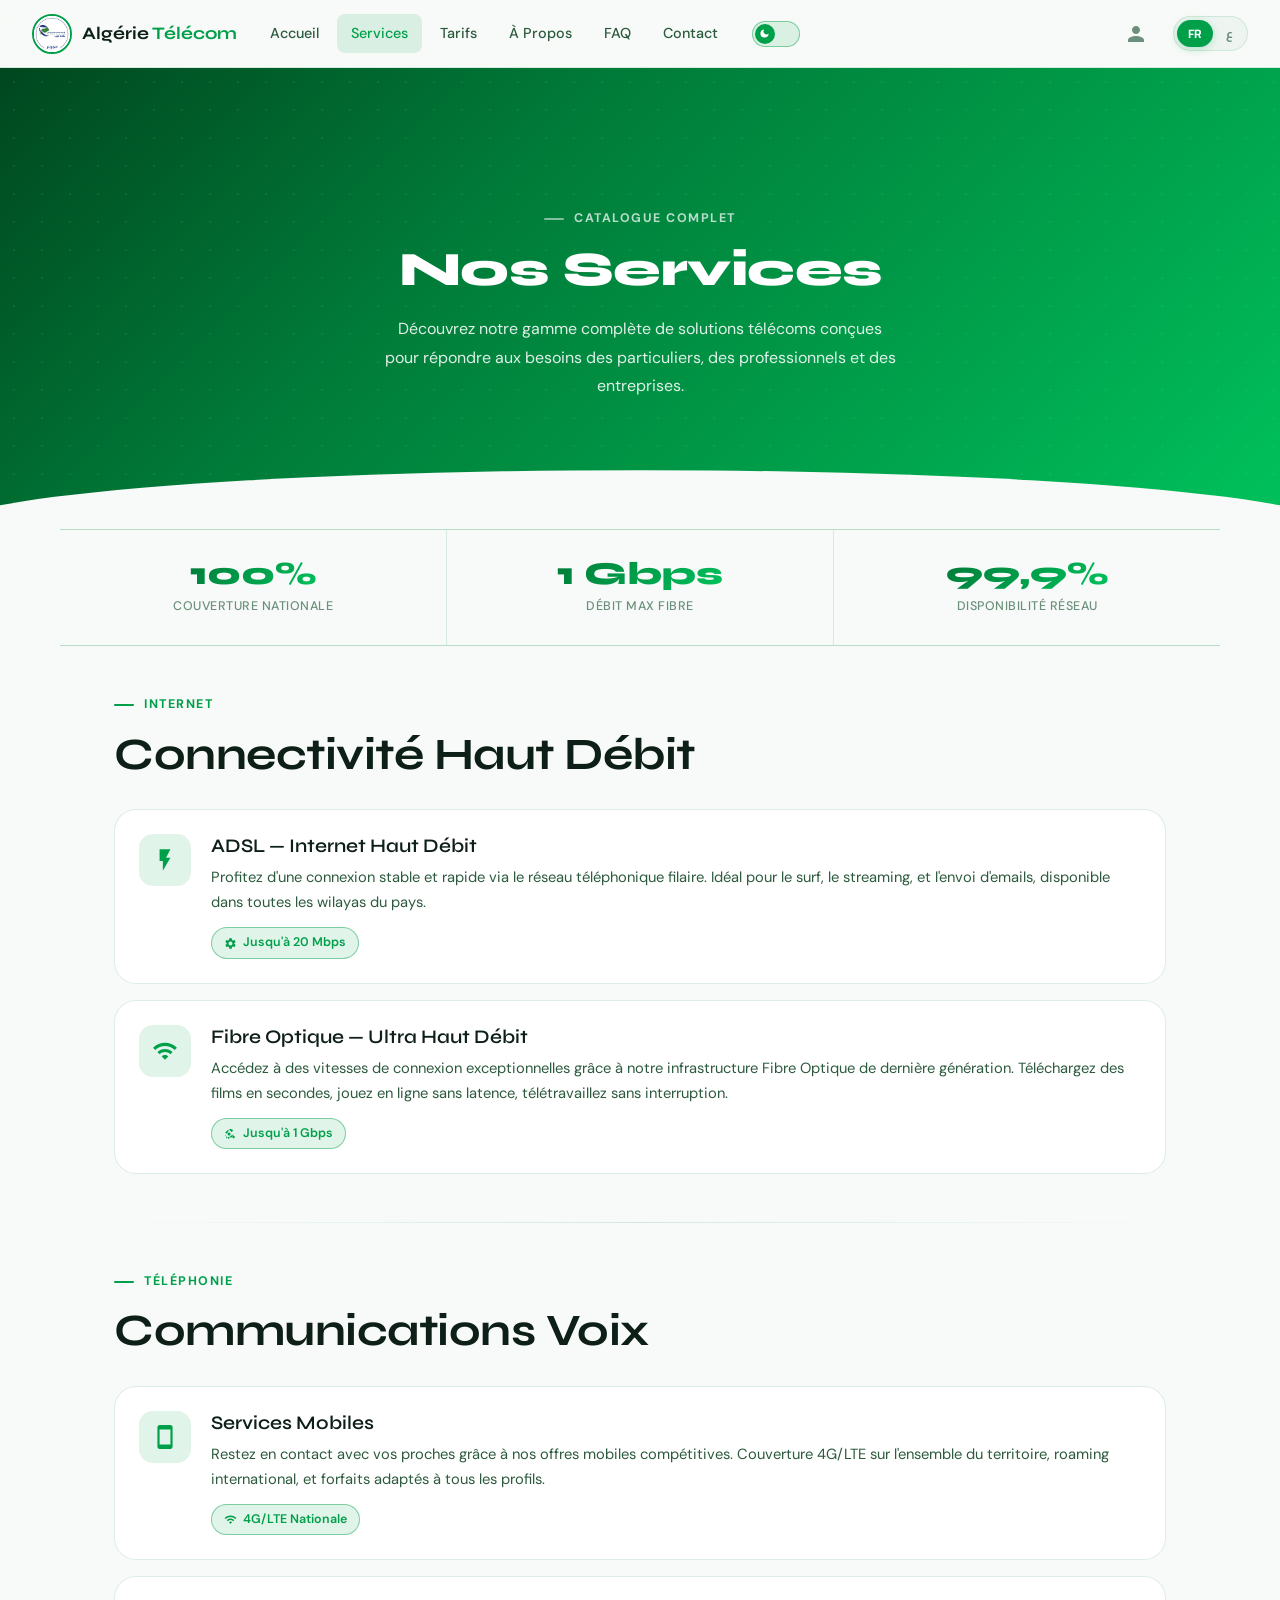
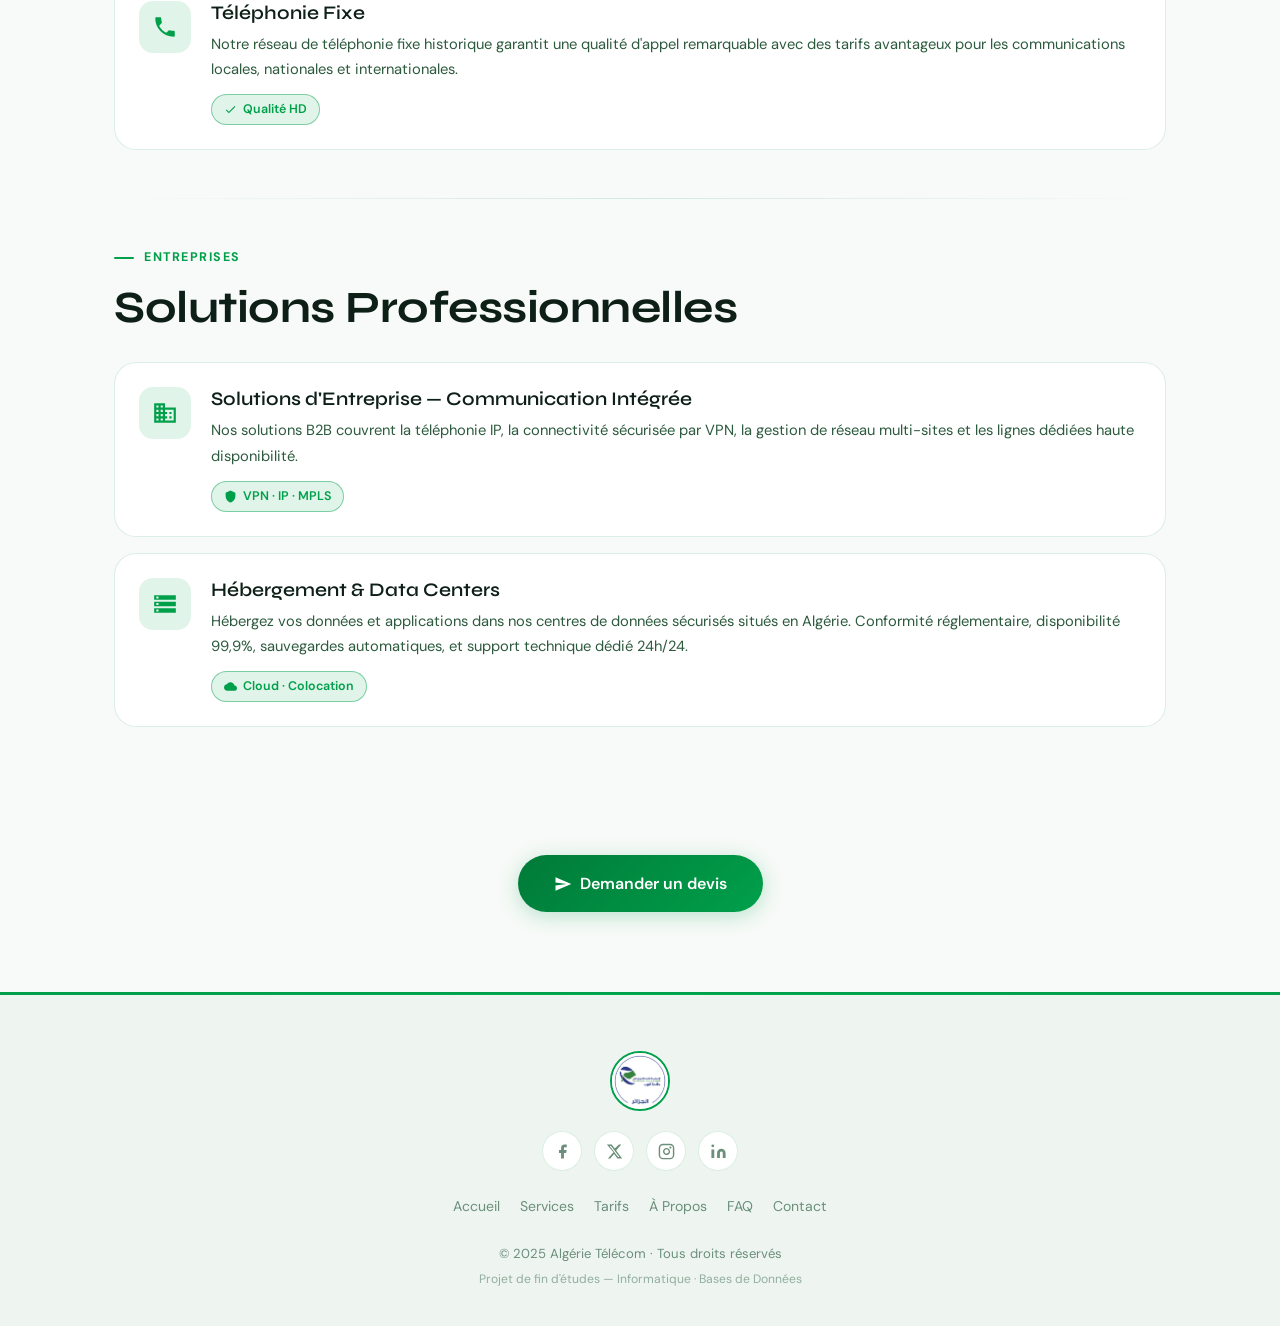
<file: services.html>
<!DOCTYPE html>
<html lang="fr">
<head>
  <meta charset="UTF-8">
  <meta name="viewport" content="width=device-width, initial-scale=1.0">
  <meta name="description" content="Découvrez nos services de télécommunications — Internet haut débit, fibre optique, mobile 4G/LTE, téléphonie fixe et solutions entreprise.">
  <title>Services — Algérie Télécom</title>
  <link rel="stylesheet" href="style.css?v=2">
</head>
<body>
<script>if(localStorage.getItem('at-theme')==='dark')document.body.classList.add('dark-mode');</script>

  <!-- ── Navigation ── -->
  <nav class="navbar">
    <a href="index.html" class="nav-brand">
      <img src="AlgerieTelecom.png" alt="Logo Algérie Télécom" class="nav-logo">
      <span class="nav-title">Algérie <span>Télécom</span></span>
    </a>
    <ul class="nav-links">
      <li><a href="index.html">Accueil</a></li>
      <li><a href="services.html" class="active">Services</a></li>
      <li><a href="tarif.html">Tarifs</a></li>
      <li><a href="about.html">À Propos</a></li>
      <li><a href="faq.html">FAQ</a></li>
      <li><a href="contact.html">Contact</a></li>
    </ul>
    <button id="theme-toggle-btn" class="theme-toggle" aria-label="Basculer thème clair/sombre" title="Changer de thème">
        <div class="theme-toggle-track">
          <div class="theme-toggle-thumb">
            <svg class="theme-toggle-icon icon-moon" viewBox="0 0 24 24"><path d="M21 12.79A9 9 0 1 1 11.21 3a7 7 0 0 0 9.79 9.79z"/></svg>
            <svg class="theme-toggle-icon icon-sun" viewBox="0 0 24 24"><path d="M12 4a8 8 0 1 0 0 16A8 8 0 0 0 12 4zm0-2a1 1 0 0 1 1 1v1a1 1 0 0 1-2 0V3a1 1 0 0 1 1-1zm0 18a1 1 0 0 1 1 1v1a1 1 0 0 1-2 0v-1a1 1 0 0 1 1-1zm9-9h1a1 1 0 0 1 0 2h-1a1 1 0 0 1 0-2zM3 12H2a1 1 0 0 1 0-2h1a1 1 0 0 1 0 2zm15.364-6.364.707-.707a1 1 0 1 1 1.414 1.414l-.707.707a1 1 0 0 1-1.414-1.414zM4.929 18.364l-.707.707a1 1 0 0 1-1.414-1.414l.707-.707a1 1 0 0 1 1.414 1.414zM18.364 19.07l.707.707a1 1 0 0 1-1.414 1.414l-.707-.707a1 1 0 0 1 1.414-1.414zM5.636 5.636 4.929 4.93a1 1 0 0 1 1.414-1.414l.707.707A1 1 0 1 1 5.636 5.636z"/></svg>
          </div>
        </div>
      </button>
    <a href="test.php" class="nav-user-icon" aria-label="Espace client" title="Espace client">
      <svg viewBox="0 0 24 24" width="20" height="20" fill="currentColor">
        <path d="M12 12c2.7 0 4.8-2.1 4.8-4.8S14.7 2.4 12 2.4 7.2 4.5 7.2 7.2 9.3 12 12 12zm0 2.4c-3.2 0-9.6 1.6-9.6 4.8v2.4h19.2v-2.4c0-3.2-6.4-4.8-9.6-4.8z"/>
      </svg>
    </a>
    <div class="lang-toggle-group" role="group" aria-label="Langue / لغة">
      <button class="lang-option active" data-lang="fr">FR</button>
      <button class="lang-option" data-lang="ar">ع</button>
    </div>
    <button class="hamburger" aria-label="Menu">
      <span></span><span></span><span></span>
    </button>
  </nav>

  <div class="page-wrapper">

    <!-- ── En-tête ── -->
    <div class="services-hero">
      <div class="section-label" style="justify-content:center;" data-i18n="services.hero.label">Catalogue Complet</div>
      <h2 style="font-size:clamp(2rem,4vw,3rem);font-weight:800;color:#fff;letter-spacing:-0.5px;margin-bottom:16px;" data-i18n="services.hero.title">Nos Services</h2>
      <p style="max-width:520px;margin:0 auto 48px;line-height:1.8;" data-i18n="services.hero.desc">
        Découvrez notre gamme complète de solutions télécoms conçues pour répondre aux besoins des particuliers, des professionnels et des entreprises.
      </p>
    </div>

    <!-- ── Stats ── -->
    <div class="stats-row" style="padding-top:0;">
      <div class="stat-box">
        <span class="stat-number">100%</span>
        <span class="stat-label" data-i18n="services.stat.coverage">Couverture nationale</span>
      </div>
      <div class="stat-box">
        <span class="stat-number" data-i18n="services.stat.debit.label">1 Gbps</span>
        <span class="stat-label" data-i18n="services.stat.debit">Débit max fibre</span>
      </div>
      <div class="stat-box">
        <span class="stat-number">99,9%</span>
        <span class="stat-label" data-i18n="services.stat.dispo">Disponibilité réseau</span>
      </div>
    </div>

    <section class="section" style="padding-top:48px;">

      <!-- Internet -->
      <div class="section-label" data-i18n="services.internet.label">Internet</div>
      <h2 style="margin-bottom:28px;" data-i18n="services.internet.title">Connectivité Haut Débit</h2>

      <div class="service-detail-card">
        <div class="service-detail-icon">
          <svg viewBox="0 0 24 24"><path d="M7 2v11h3v9l7-12h-4l4-8z"/></svg>
        </div>
        <div class="service-detail-content">
          <h3 data-i18n="services.adsl.title">ADSL — Internet Haut Débit</h3>
          <p data-i18n="services.adsl.desc">Profitez d'une connexion stable et rapide via le réseau téléphonique filaire. Idéal pour le surf, le streaming, et l'envoi d'emails, disponible dans toutes les wilayas du pays.</p>
          <span class="service-tag">
            <svg viewBox="0 0 24 24"><path d="M19.14 12.94c.04-.3.06-.61.06-.94 0-.32-.02-.64-.07-.94l2.03-1.58c.18-.14.23-.41.12-.61l-1.92-3.32c-.12-.22-.37-.29-.59-.22l-2.39.96c-.5-.38-1.03-.7-1.62-.94l-.36-2.54c-.04-.24-.24-.41-.48-.41h-3.84c-.24 0-.43.17-.47.41l-.36 2.54c-.59.24-1.13.57-1.62.94l-2.39-.96c-.22-.08-.47 0-.59.22L2.74 8.87c-.12.21-.08.47.12.61l2.03 1.58c-.05.3-.09.63-.09.94s.02.64.07.94l-2.03 1.58c-.18.14-.23.41-.12.61l1.92 3.32c.12.22.37.29.59.22l2.39-.96c.5.38 1.03.7 1.62.94l.36 2.54c.05.24.24.41.48.41h3.84c.24 0 .44-.17.47-.41l.36-2.54c.59-.24 1.13-.56 1.62-.94l2.39.96c.22.08.47 0 .59-.22l1.92-3.32c.12-.22.07-.47-.12-.61l-2.01-1.58zM12 15.6c-1.98 0-3.6-1.62-3.6-3.6s1.62-3.6 3.6-3.6 3.6 1.62 3.6 3.6-1.62 3.6-3.6 3.6z"/></svg>
            <span data-i18n="services.adsl.tag">Jusqu'à 20 Mbps</span>
          </span>
        </div>
      </div>

      <div class="service-detail-card">
        <div class="service-detail-icon">
          <svg viewBox="0 0 24 24"><path d="M1 9l2 2c4.97-4.97 13.03-4.97 18 0l2-2C16.93 2.93 7.08 2.93 1 9zm8 8l3 3 3-3c-1.65-1.66-4.34-1.66-6 0zm-4-4l2 2c2.76-2.76 7.24-2.76 10 0l2-2C15.14 9.14 8.87 9.14 5 13z"/></svg>
        </div>
        <div class="service-detail-content">
          <h3 data-i18n="services.fibre.title">Fibre Optique — Ultra Haut Débit</h3>
          <p data-i18n="services.fibre.desc">Accédez à des vitesses de connexion exceptionnelles grâce à notre infrastructure Fibre Optique de dernière génération. Téléchargez des films en secondes, jouez en ligne sans latence, télétravaillez sans interruption.</p>
          <span class="service-tag">
            <svg viewBox="0 0 24 24"><path d="M9.19 6.35c-2.04 2.29-3.44 5.58-3.57 5.89L2 10.69l4.05-4.05c.47-.47 1.15-.65 1.81-.51l1.33.22zM11.17 17c.31-.13 3.58-1.53 5.87-3.57l.22 1.32c.14.66-.04 1.34-.51 1.81L12.7 20.5l-1.53-3.5zm5.56-11.19c-2.08-2.08-5.15-2.66-7.53-1.44L14.33 9.5l2.4-3.69zm-9.28 9.28c-1.08-1.08-1.08-2.83 0-3.91s2.83-1.08 3.91 0 1.08 2.83 0 3.91-2.83 1.08-3.91 0zM16.7 13.87c-1.22 2.38-1.8 5.45.28 7.53l3.69-2.4-4.13-5.13zm-13.57.28L2 15.28 8.72 22l1.13-1.13c.47-.47.65-1.15.51-1.81l-.22-1.33c-.31.13-3.58 1.53-5.87 3.57z"/></svg>
            <span data-i18n="services.fibre.tag">Jusqu'à 1 Gbps</span>
          </span>
        </div>
      </div>

      <hr class="divider" style="margin:48px 0;">

      <!-- Téléphonie -->
      <div class="section-label" data-i18n="services.tel.label">Téléphonie</div>
      <h2 style="margin-bottom:28px;" data-i18n="services.tel.title">Communications Voix</h2>

      <div class="service-detail-card">
        <div class="service-detail-icon">
          <svg viewBox="0 0 24 24"><path d="M17 1.01L7 1c-1.1 0-2 .9-2 2v18c0 1.1.9 2 2 2h10c1.1 0 2-.9 2-2V3c0-1.1-.9-1.99-2-1.99zM17 19H7V5h10v14z"/></svg>
        </div>
        <div class="service-detail-content">
          <h3 data-i18n="services.mobile.title">Services Mobiles</h3>
          <p data-i18n="services.mobile.desc">Restez en contact avec vos proches grâce à nos offres mobiles compétitives. Couverture 4G/LTE sur l'ensemble du territoire, roaming international, et forfaits adaptés à tous les profils.</p>
          <span class="service-tag">
            <svg viewBox="0 0 24 24"><path d="M1 9l2 2c4.97-4.97 13.03-4.97 18 0l2-2C16.93 2.93 7.08 2.93 1 9zm8 8l3 3 3-3c-1.65-1.66-4.34-1.66-6 0zm-4-4l2 2c2.76-2.76 7.24-2.76 10 0l2-2C15.14 9.14 8.87 9.14 5 13z"/></svg>
            <span data-i18n="services.mobile.tag">4G/LTE Nationale</span>
          </span>
        </div>
      </div>

      <div class="service-detail-card">
        <div class="service-detail-icon">
          <svg viewBox="0 0 24 24"><path d="M6.62 10.79c1.44 2.83 3.76 5.14 6.59 6.59l2.2-2.2c.27-.27.67-.36 1.02-.24 1.12.37 2.33.57 3.57.57.55 0 1 .45 1 1V20c0 .55-.45 1-1 1-9.39 0-17-7.61-17-17 0-.55.45-1 1-1h3.5c.55 0 1 .45 1 1 0 1.25.2 2.45.57 3.57.11.35.03.74-.25 1.02l-2.2 2.2z"/></svg>
        </div>
        <div class="service-detail-content">
          <h3 data-i18n="services.fixe.title">Téléphonie Fixe</h3>
          <p data-i18n="services.fixe.desc">Notre réseau de téléphonie fixe historique garantit une qualité d'appel remarquable avec des tarifs avantageux pour les communications locales, nationales et internationales.</p>
          <span class="service-tag">
            <svg viewBox="0 0 24 24"><path d="M9 16.17L4.83 12l-1.42 1.41L9 19 21 7l-1.41-1.41z"/></svg>
            <span data-i18n="services.fixe.tag">Qualité HD</span>
          </span>
        </div>
      </div>

      <hr class="divider" style="margin:48px 0;">

      <!-- Entreprise -->
      <div class="section-label" data-i18n="services.biz.label">Entreprises</div>
      <h2 style="margin-bottom:28px;" data-i18n="services.biz.title">Solutions Professionnelles</h2>

      <div class="service-detail-card">
        <div class="service-detail-icon">
          <svg viewBox="0 0 24 24"><path d="M12 7V3H2v18h20V7H12zM6 19H4v-2h2v2zm0-4H4v-2h2v2zm0-4H4V9h2v2zm0-4H4V5h2v2zm4 12H8v-2h2v2zm0-4H8v-2h2v2zm0-4H8V9h2v2zm0-4H8V5h2v2zm10 12h-8v-2h2v-2h-2v-2h2v-2h-2V9h8v10zm-2-8h-2v2h2v-2zm0 4h-2v2h2v-2z"/></svg>
        </div>
        <div class="service-detail-content">
          <h3 data-i18n="services.b2b.title">Solutions d'Entreprise — Communication Intégrée</h3>
          <p data-i18n="services.b2b.desc">Nos solutions B2B couvrent la téléphonie IP, la connectivité sécurisée par VPN, la gestion de réseau multi-sites et les lignes dédiées haute disponibilité.</p>
          <span class="service-tag">
            <svg viewBox="0 0 24 24"><path d="M12 1L3 5v6c0 5.55 3.84 10.74 9 12 5.16-1.26 9-6.45 9-12V5l-9-4z"/></svg>
            <span data-i18n="services.b2b.tag">VPN · IP · MPLS</span>
          </span>
        </div>
      </div>

      <div class="service-detail-card">
        <div class="service-detail-icon">
          <svg viewBox="0 0 24 24"><path d="M2 20h20v-4H2v4zm2-3h2v2H4v-2zM2 4v4h20V4H2zm4 3H4V5h2v2zm-4 7h20v-4H2v4zm2-3h2v2H4v-2z"/></svg>
        </div>
        <div class="service-detail-content">
          <h3 data-i18n="services.hosting.title">Hébergement &amp; Data Centers</h3>
          <p data-i18n="services.hosting.desc">Hébergez vos données et applications dans nos centres de données sécurisés situés en Algérie. Conformité réglementaire, disponibilité 99,9%, sauvegardes automatiques, et support technique dédié 24h/24.</p>
          <span class="service-tag">
            <svg viewBox="0 0 24 24"><path d="M19.35 10.04C18.67 6.59 15.64 4 12 4 9.11 4 6.6 5.64 5.35 8.04 2.34 8.36 0 10.91 0 14c0 3.31 2.69 6 6 6h13c2.76 0 5-2.24 5-5 0-2.64-2.05-4.78-4.65-4.96z"/></svg>
            <span data-i18n="services.hosting.tag">Cloud · Colocation</span>
          </span>
        </div>
      </div>

    </section>

    <!-- ── CTA ── -->
    <div style="text-align:center;padding:40px 24px 80px;">
      <a href="contact.html" class="btn btn-primary" style="font-size:1rem;padding:15px 36px;">
        <svg viewBox="0 0 24 24"><path d="M2.01 21L23 12 2.01 3 2 10l15 2-15 2z"/></svg>
        <span data-i18n="services.cta">Demander un devis</span>
      </a>
    </div>

    <!-- ── Footer ── -->
    <footer class="footer">
      <img src="AlgerieTelecom.png" alt="Logo" class="footer-logo-img">
                  <div class="footer-social">
        <a href="https://www.facebook.com/AlgerieTelecom/?locale=fr_FR" title="Facebook" aria-label="Facebook"><svg viewBox="0 0 24 24" fill="currentColor" stroke="none"><path d="M18 2h-3a5 5 0 0 0-5 5v3H7v4h3v8h4v-8h3l1-4h-4V7a1 1 0 0 1 1-1h3z"/></svg></a>
        <a href="https://x.com/Algerie_Telecom" title="Twitter" aria-label="Twitter"><svg viewBox="0 0 24 24" fill="currentColor" stroke="none"><path d="M18.244 2.25h3.308l-7.227 8.26 8.502 11.24H16.17l-4.714-6.231-5.401 6.231H2.746l7.73-8.835L1.254 2.25H8.08l4.259 5.63L18.245 2.25zm-1.161 17.52h1.833L7.084 4.126H5.117z"/></svg></a>
        <a href="https://www.instagram.com/algerietelecom" title="Instagram" aria-label="Instagram"><svg viewBox="0 0 24 24" fill="none" stroke="currentColor" stroke-width="2" stroke-linecap="round" stroke-linejoin="round"><rect x="2" y="2" width="20" height="20" rx="5"/><path d="M16 11.37A4 4 0 1 1 12.63 8 4 4 0 0 1 16 11.37z"/><line x1="17.5" y1="6.5" x2="17.51" y2="6.5" stroke-width="3"/></svg></a>
        <a href="https://www.linkedin.com/company/algerie-telecom-/?originalSubdomain=dz" title="LinkedIn" aria-label="LinkedIn"><svg viewBox="0 0 24 24" fill="currentColor" stroke="none"><path d="M16 8a6 6 0 0 1 6 6v7h-4v-7a2 2 0 0 0-2-2 2 2 0 0 0-2 2v7h-4v-7a6 6 0 0 1 6-6zM2 9h4v12H2z"/><circle cx="4" cy="4" r="2"/></svg></a>
      </div>
      <nav class="footer-nav-links" aria-label="Pied de page">
        <a href="index.html">Accueil</a>
        <a href="services.html">Services</a>
        <a href="tarif.html">Tarifs</a>
        <a href="about.html">À Propos</a>
        <a href="faq.html">FAQ</a>
        <a href="contact.html">Contact</a>
      </nav>
      <div class="footer-copy">© 2025 Algérie Télécom · Tous droits réservés</div>
      <div class="footer-thesis">Projet de fin d'études — Informatique · Bases de Données</div>
    </footer>

  </div>

  <button class="scroll-to-top" title="Retour au sommet" aria-label="Haut de page">
    <svg viewBox="0 0 24 24"><path d="M7.41 15.41L12 10.83l4.59 4.58L18 14l-6-6-6 6z"/></svg>
  </button>
  <script src="i18n.js"></script>
  <script src="main.js"></script>
</body>
</html>
</file>
<file: style.css>
/* ============================================================
   Algérie Télécom — Style v2
   Design : Raffiné · Moderne · Bilingue
   Thème  : Clair / Sombre avec transition douce
   Police : Syne (titres) + DM Sans (corps)
   ============================================================ */

@import url('https://fonts.googleapis.com/css2?family=Cairo:wght@300;400;500;600;700;800&family=Syne:wght@400;600;700;800&family=DM+Sans:ital,wght@0,300;0,400;0,500;0,600;1,400&display=swap');

/* ─── Variables — Mode Clair (défaut) ───────────────────────── */
:root {
  /* Couleurs Algérie Télécom */
  --at-green:        #00a04b;
  --at-green-light:  #00c25c;
  --at-green-dark:   #007a38;
  --at-green-dim:    rgba(0,160,75,0.12);
  --at-green-glow:   rgba(0,160,75,0.25);

  /* Fond */
  --bg-base:    #f7faf8;
  --bg-card:    #ffffff;
  --bg-subtle:  #eef5f1;
  --bg-hover:   #e4ede8;

  /* Textes */
  --text-primary:   #0d1f17;
  --text-secondary: #2c5a3d;
  --text-muted:     #6b8f7a;
  --white:          #0d1f17;

  /* Bordures & Surfaces */
  --border:         rgba(0,140,65,0.14);
  --border-active:  rgba(0,160,75,0.45);
  --surface:        rgba(255,255,255,0.80);
  --surface-hover:  rgba(255,255,255,0.95);

  /* Navbar */
  --nav-bg:     rgba(247,250,248,0.88);
  --nav-h:      68px;

  /* Ombres */
  --shadow-sm:   0 2px 12px rgba(0,0,0,0.06);
  --shadow-md:   0 6px 28px rgba(0,0,0,0.09);
  --shadow-lg:   0 16px 56px rgba(0,0,0,0.12);
  --shadow-green: 0 0 40px rgba(0,160,75,0.18);

  /* Rayons */
  --r-sm:  8px;
  --r-md:  14px;
  --r-lg:  22px;
  --r-xl:  40px;

  /* Transition */
  --t: 0.28s cubic-bezier(0.4,0,0.2,1);

  /* Glass */
  --glass-border: var(--border);
  --glass-bg: var(--surface);
  --at-blue: #0057b7;
  --radius-sm: var(--r-sm);
  --radius-md: var(--r-md);
  --radius-lg: var(--r-lg);
  --radius-xl: var(--r-xl);
  --transition: var(--t);
  --bg2: var(--bg-subtle);
  --s: var(--border);
}

/* ─── Variables — Mode Sombre ────────────────────────────────── */
body.dark-mode {
  --bg-base:    #0c1610;
  --bg-card:    #131f18;
  --bg-subtle:  #182419;
  --bg-hover:   #1e2e20;

  --text-primary:   #e8f2ec;
  --text-secondary: #8fc9a6;
  --text-muted:     #5a8a6e;
  --white:          #e8f2ec;

  --border:         rgba(0,180,85,0.12);
  --border-active:  rgba(0,200,90,0.40);
  --surface:        rgba(19,31,24,0.85);
  --surface-hover:  rgba(30,46,32,0.95);

  --nav-bg:         rgba(12,22,16,0.92);
  --shadow-sm:      0 2px 12px rgba(0,0,0,0.30);
  --shadow-md:      0 6px 28px rgba(0,0,0,0.40);
  --shadow-lg:      0 16px 56px rgba(0,0,0,0.50);
  --shadow-green:   0 0 40px rgba(0,160,75,0.22);

  --glass-border: var(--border);
  --glass-bg: var(--surface);
  --bg2: var(--bg-subtle);
  --s: var(--border);
}

/* ─── Base ───────────────────────────────────────────────────── */
*, *::before, *::after { box-sizing: border-box; }

html {
  scroll-behavior: smooth;
  -webkit-font-smoothing: antialiased;
}

body {
  margin: 0;
  padding: 0;
  font-family: 'DM Sans', sans-serif;
  font-size: 16px;
  line-height: 1.7;
  background-color: var(--bg-base);
  color: var(--text-primary);
  transition: background-color var(--t), color var(--t);
  overflow-x: hidden;
}

h1, h2, h3, h4 {
  font-family: 'Syne', sans-serif;
  line-height: 1.2;
  color: var(--text-primary);
  margin: 0 0 1rem;
}

h1 { font-size: clamp(2.4rem, 5vw, 3.8rem); font-weight: 800; letter-spacing: -1px; }
h2 { font-size: clamp(1.8rem, 3.5vw, 2.8rem); font-weight: 700; letter-spacing: -0.5px; }
h3 { font-size: 1.2rem; font-weight: 600; }

p { margin: 0 0 1rem; color: var(--text-secondary); }
a { color: var(--at-green); text-decoration: none; transition: color var(--t); }
a:hover { color: var(--at-green-light); }
img { max-width: 100%; display: block; }

/* ─── Page Wrapper ───────────────────────────────────────────── */
.page-wrapper {
  padding-top: var(--nav-h);
  transition: background var(--t);
}

.page-wrapper.fade-in {
  animation: pageFadeIn 0.5s ease both;
}

@keyframes pageFadeIn {
  from { opacity: 0; transform: translateY(10px); }
  to   { opacity: 1; transform: translateY(0); }
}

/* ─── Navigation ─────────────────────────────────────────────── */
.navbar {
  position: fixed;
  top: 0; left: 0; right: 0;
  z-index: 1000;
  height: var(--nav-h);
  display: flex;
  align-items: center;
  justify-content: space-between;
  padding: 0 32px;
  background: var(--nav-bg);
  backdrop-filter: blur(16px);
  -webkit-backdrop-filter: blur(16px);
  border-bottom: 1px solid var(--border);
  transition: background var(--t), box-shadow var(--t);
  gap: 16px;
}

.navbar.scrolled {
  box-shadow: var(--shadow-md);
}

.nav-brand {
  display: flex;
  align-items: center;
  gap: 10px;
  text-decoration: none;
  flex-shrink: 0;
}

.nav-logo {
  width: 40px;
  height: 40px;
  object-fit: contain;
  border-radius: 50%;
  border: 2px solid var(--at-green);
}

.nav-title {
  font-family: 'Syne', sans-serif;
  font-size: 1.1rem;
  font-weight: 700;
  color: var(--text-primary);
}

.nav-title span {
  color: var(--at-green);
}

.nav-links {
  display: flex;
  list-style: none;
  margin: 0;
  padding: 0;
  gap: 4px;
}

.nav-links a {
  display: block;
  padding: 7px 14px;
  font-size: 0.9rem;
  font-weight: 500;
  color: var(--text-secondary);
  border-radius: var(--r-sm);
  transition: var(--t);
}

.nav-links a:hover,
.nav-links a.active {
  color: var(--at-green);
  background: var(--at-green-dim);
}

/* ─── Theme Toggle ───────────────────────────────────────────── */
.theme-toggle {
  background: none;
  border: none;
  cursor: pointer;
  padding: 0;
  display: flex;
  align-items: center;
  flex-shrink: 0;
}

.theme-toggle-track {
  width: 48px;
  height: 26px;
  border-radius: 13px;
  background: var(--at-green-dim);
  border: 1.5px solid var(--border-active);
  position: relative;
  transition: var(--t);
  display: flex;
  align-items: center;
}

body.dark-mode .theme-toggle-track {
  background: var(--at-green-dim);
}

.theme-toggle-thumb {
  width: 20px;
  height: 20px;
  border-radius: 50%;
  background: var(--at-green);
  position: absolute;
  left: 2px;
  transition: var(--t);
  display: flex;
  align-items: center;
  justify-content: center;
}

body.dark-mode .theme-toggle-thumb {
  left: calc(100% - 22px);
}

.theme-toggle-icon {
  width: 11px;
  height: 11px;
  fill: #fff;
}

.icon-moon { display: block; }
.icon-sun  { display: none; }
body.dark-mode .icon-moon { display: none; }
body.dark-mode .icon-sun  { display: block; }

/* ─── Hamburger ──────────────────────────────────────────────── */
.hamburger {
  display: none;
  flex-direction: column;
  gap: 5px;
  background: none;
  border: none;
  cursor: pointer;
  padding: 4px;
  flex-shrink: 0;
}

.hamburger span {
  display: block;
  width: 22px;
  height: 2px;
  background: var(--text-primary);
  border-radius: 2px;
  transition: var(--t);
}

.hamburger.active span:nth-child(1) { transform: translateY(7px) rotate(45deg); }
.hamburger.active span:nth-child(2) { opacity: 0; }
.hamburger.active span:nth-child(3) { transform: translateY(-7px) rotate(-45deg); }

/* ─── IMAGE SLIDER ───────────────────────────────────────────── */
.slider-section {
  width: 100%;
  overflow: hidden;
  background: var(--bg-base);
  padding: 16px 0 0;
  position: relative;
  height: 270px;
  transition: background var(--t);
}

.slider-section::before,
.slider-section::after {
  content: '';
  position: absolute;
  top: 0; bottom: 0;
  width: 100px;
  z-index: 2;
  pointer-events: none;
}

.slider-section::before {
  left: 0;
  background: linear-gradient(90deg, var(--bg-base), transparent);
}

.slider-section::after {
  right: 0;
  background: linear-gradient(270deg, var(--bg-base), transparent);
}

.slider-track-wrapper {
  display: flex;
  gap: 14px;
  width: max-content;
  animation: slide-left 30s linear infinite;
  padding: 0 0 16px;
}

.slider-track-wrapper:hover {
  animation-play-state: paused;
}

@keyframes slide-left {
  0%   { transform: translateX(0); }
  100% { transform: translateX(-50%); }
}

.slider-img-card {
  flex-shrink: 0;
  width: 320px;
  height: 220px;
  border-radius: var(--r-md);
  overflow: hidden;
  border: 1px solid var(--border);
  position: relative;
  cursor: pointer;
  transition: transform var(--t), box-shadow var(--t);
}

.slider-img-card:hover {
  transform: scale(1.04);
  box-shadow: var(--shadow-lg), var(--shadow-green);
  z-index: 5;
  overflow: visible;
  background: var(--bg-card);
}

.slider-img-card img {
  width: 100%;
  height: 100%;
  object-fit: cover;
  transition: filter var(--t);
}

.slider-img-card:hover img {
  object-fit: contain;
  filter: brightness(1.08);
}

.slider-img-label {
  position: absolute;
  bottom: 0; left: 0; right: 0;
  padding: 8px 12px;
  background: linear-gradient(transparent, rgba(0,0,0,0.65));
  color: #fff;
  font-size: 0.75rem;
  font-weight: 500;
  opacity: 0;
  transition: opacity var(--t);
}

.slider-img-card:hover .slider-img-label { opacity: 1; }

.slider-img-card.no-img {
  background: var(--bg-subtle);
  border: 1px dashed var(--border);
  display: flex;
  align-items: center;
  justify-content: center;
  color: var(--text-muted);
  font-size: 0.8rem;
}

/* ─── Hero ───────────────────────────────────────────────────── */
.hero {
  position: relative;
  min-height: 100vh;
  display: flex;
  flex-direction: column;
  align-items: center;
  justify-content: center;
  text-align: center;
  padding: 60px 24px 80px;
  overflow: hidden;
}

.hero-glow {
  position: absolute;
  inset: 0;
  background:
    radial-gradient(ellipse 60% 50% at 50% 20%, var(--at-green-glow), transparent),
    radial-gradient(ellipse 40% 40% at 80% 80%, rgba(0,87,183,0.08), transparent);
  pointer-events: none;
  z-index: 0;
}

.hero > * { position: relative; z-index: 1; }

.hero-logo {
  width: 100px;
  height: 100px;
  object-fit: contain;
  border-radius: 50%;
  border: 3px solid var(--at-green);
  margin: 0 auto 20px;
  box-shadow: var(--shadow-green);
}

.hero-badge {
  display: inline-block;
  padding: 6px 18px;
  border-radius: var(--r-xl);
  background: var(--at-green-dim);
  border: 1px solid var(--border-active);
  color: var(--at-green);
  font-size: 0.82rem;
  font-weight: 600;
  letter-spacing: 0.5px;
  margin-bottom: 20px;
  animation: badgePulse 3s ease-in-out infinite;
}

@keyframes badgePulse {
  0%, 100% { box-shadow: 0 0 0 0 var(--at-green-glow); }
  50%       { box-shadow: 0 0 0 8px transparent; }
}

.hero h1 {
  margin-bottom: 16px;
  background: linear-gradient(135deg, var(--text-primary) 60%, var(--at-green));
  -webkit-background-clip: text;
  -webkit-text-fill-color: transparent;
  background-clip: text;
}

.hero p {
  font-size: 1.08rem;
  max-width: 560px;
  margin: 0 auto 32px;
}

/* ─── Buttons ────────────────────────────────────────────────── */
.btn {
  display: inline-flex;
  align-items: center;
  gap: 8px;
  padding: 13px 28px;
  border-radius: var(--r-xl);
  font-family: 'DM Sans', sans-serif;
  font-size: 0.92rem;
  font-weight: 600;
  cursor: pointer;
  border: none;
  text-decoration: none;
  transition: var(--t);
}

.btn svg {
  width: 18px;
  height: 18px;
  fill: currentColor;
}

.btn-primary {
  background: linear-gradient(135deg, var(--at-green-dark), var(--at-green));
  color: #fff;
  box-shadow: 0 4px 20px var(--at-green-glow);
  position: relative;
  overflow: hidden;
}

.btn-primary::after {
  content: '';
  position: absolute;
  inset: 0;
  background: linear-gradient(135deg, rgba(255,255,255,0.12), transparent);
  opacity: 0;
  transition: opacity var(--t);
}

.btn-primary:hover {
  transform: translateY(-3px);
  box-shadow: 0 12px 36px var(--at-green-glow);
  color: #fff;
}

.btn-primary:hover::after { opacity: 1; }

.btn-outline {
  background: transparent;
  color: var(--at-green);
  border: 2px solid var(--at-green);
}

.btn-outline:hover {
  background: var(--at-green-dim);
  transform: translateY(-2px);
  color: var(--at-green);
}

/* ─── Stats Row ──────────────────────────────────────────────── */
.stats-row {
  display: grid;
  grid-template-columns: repeat(auto-fit, minmax(160px, 1fr));
  gap: 1px;
  max-width: 1160px;
  margin: 0 auto;
  background: var(--border);
  border-top: 1px solid var(--border);
  border-bottom: 1px solid var(--border);
}

.stat-box {
  display: flex;
  flex-direction: column;
  align-items: center;
  justify-content: center;
  padding: 28px 20px;
  background: var(--bg-base);
  text-align: center;
  transition: background var(--t);
}

.stat-box:hover {
  background: var(--bg-subtle);
}

.stat-number {
  font-family: 'Syne', sans-serif;
  font-size: 2rem;
  font-weight: 800;
  background: linear-gradient(135deg, var(--at-green-dark), var(--at-green-light));
  -webkit-background-clip: text;
  -webkit-text-fill-color: transparent;
  background-clip: text;
  line-height: 1;
  margin-bottom: 6px;
}

.stat-label {
  font-size: 0.78rem;
  color: var(--text-muted);
  font-weight: 500;
  text-transform: uppercase;
  letter-spacing: 0.5px;
}

/* ─── Section ────────────────────────────────────────────────── */
.section {
  max-width: 1100px;
  margin: 0 auto;
  padding: 72px 24px;
}

.section-label {
  display: flex;
  align-items: center;
  gap: 10px;
  font-size: 0.78rem;
  font-weight: 700;
  text-transform: uppercase;
  letter-spacing: 1.5px;
  color: var(--at-green);
  margin-bottom: 12px;
}

.section-label::before {
  content: '';
  display: inline-block;
  width: 20px;
  height: 2px;
  background: var(--at-green);
  border-radius: 2px;
}

.divider {
  border: none;
  border-top: 1px solid var(--border);
  margin: 0;
}

/* ─── Cards Grid ─────────────────────────────────────────────── */
.cards-grid {
  display: grid;
  grid-template-columns: repeat(auto-fit, minmax(280px, 1fr));
  gap: 20px;
  margin-top: 40px;
}

.card {
  background: var(--bg-card);
  border: 1px solid var(--border);
  border-radius: var(--r-lg);
  padding: 28px;
  transition: transform var(--t), box-shadow var(--t), border-color var(--t);
  opacity: 0;
  transform: translateY(20px);
}

.card.in-view {
  opacity: 1;
  transform: translateY(0);
  transition: opacity 0.5s ease, transform 0.5s ease, box-shadow var(--t), border-color var(--t);
}

.card:hover {
  transform: translateY(-6px);
  box-shadow: var(--shadow-md), 0 0 0 1px var(--border-active), var(--shadow-green);
  border-color: var(--at-green);
}

.card h3 { margin-bottom: 8px; }
.card p  { margin: 0; font-size: 0.92rem; }

.card-icon {
  width: 48px;
  height: 48px;
  border-radius: var(--r-md);
  background: var(--at-green-dim);
  display: flex;
  align-items: center;
  justify-content: center;
  margin-bottom: 16px;
}

.card-icon svg {
  width: 24px;
  height: 24px;
  fill: var(--at-green);
}

/* ─── Services Hero ──────────────────────────────────────────── */
.services-hero {
  text-align: center;
  padding: calc(var(--nav-h) + 72px) 24px 80px;
  background: linear-gradient(135deg, #00471f 0%, var(--at-green-dark) 35%, var(--at-green) 70%, #00c25c 100%);
  position: relative;
  overflow: hidden;
}

.services-hero::before {
  content: '';
  position: absolute;
  inset: 0;
  background-image: radial-gradient(circle, rgba(255,255,255,0.06) 1px, transparent 1px);
  background-size: 28px 28px;
  pointer-events: none;
}

.services-hero::after {
  content: '';
  position: absolute;
  bottom: -1px; left: 0; right: 0;
  height: 60px;
  background: var(--bg-base);
  clip-path: ellipse(55% 100% at 50% 100%);
}

.services-hero > * { position: relative; z-index: 1; }

.services-hero h2 { color: #fff; }
.services-hero p  { color: rgba(255,255,255,0.88); }
.services-hero .section-label { color: rgba(255,255,255,0.72); }
.services-hero .section-label::before { background: rgba(255,255,255,0.5); }

/* ─── Service Detail Cards ───────────────────────────────────── */
.service-detail-card {
  display: flex;
  align-items: flex-start;
  gap: 20px;
  background: var(--bg-card);
  border: 1px solid var(--border);
  border-radius: var(--r-lg);
  padding: 24px;
  margin-bottom: 16px;
  transition: transform var(--t), box-shadow var(--t), border-color var(--t);
  opacity: 0;
  transform: translateY(16px);
}

.service-detail-card.in-view {
  opacity: 1;
  transform: translateY(0);
  transition: opacity 0.5s ease, transform 0.5s ease, box-shadow var(--t), border-color var(--t);
}

.service-detail-card:hover {
  transform: translateY(-4px);
  box-shadow: var(--shadow-md), var(--shadow-green);
  border-color: var(--at-green);
}

.service-detail-icon {
  width: 52px;
  height: 52px;
  border-radius: var(--r-md);
  background: var(--at-green-dim);
  display: flex;
  align-items: center;
  justify-content: center;
  flex-shrink: 0;
}

.service-detail-icon svg {
  width: 26px;
  height: 26px;
  fill: var(--at-green);
}

.service-detail-content h3 { margin-bottom: 8px; }
.service-detail-content p  { margin-bottom: 12px; font-size: 0.92rem; }

.service-tag {
  display: inline-flex;
  align-items: center;
  gap: 6px;
  padding: 4px 12px;
  border-radius: var(--r-xl);
  background: var(--at-green-dim);
  border: 1px solid var(--border-active);
  color: var(--at-green);
  font-size: 0.78rem;
  font-weight: 600;
}

.service-tag svg {
  width: 13px;
  height: 13px;
  fill: var(--at-green);
}

/* ─── Pricing ────────────────────────────────────────────────── */
.pricing-container {
  display: flex;
  gap: 20px;
  justify-content: center;
  flex-wrap: wrap;
  margin-bottom: 20px;
}

.pricing-card {
  flex: 1;
  min-width: 260px;
  max-width: 320px;
  background: var(--bg-card);
  border: 1px solid var(--border);
  border-radius: var(--r-lg);
  padding: 32px 24px;
  position: relative;
  display: flex;
  flex-direction: column;
  transition: transform var(--t), box-shadow var(--t), border-color var(--t);
  opacity: 0;
  transform: translateY(20px);
}

.pricing-card .pricing-cta {
  margin-top: auto;
}

.pricing-card.in-view {
  opacity: 1;
  transform: translateY(0);
  transition: opacity 0.5s ease, transform 0.5s ease, box-shadow var(--t);
}

.pricing-card:hover {
  transform: translateY(-5px);
  box-shadow: var(--shadow-lg);
}

.pricing-card.popular {
  border-color: var(--at-green);
  box-shadow: var(--shadow-green);
  overflow: hidden;
}

.pricing-card.popular::before {
  content: '';
  position: absolute;
  top: 0; left: 0; right: 0;
  height: 4px;
  background: linear-gradient(90deg, var(--at-green-dark), var(--at-green-light));
}

.pricing-badge {
  display: inline-block;
  padding: 4px 14px;
  border-radius: var(--r-xl);
  background: var(--at-green);
  color: #fff;
  font-size: 0.72rem;
  font-weight: 700;
  text-transform: uppercase;
  letter-spacing: 0.8px;
  margin-bottom: 16px;
}

.pricing-name {
  font-family: 'Syne', sans-serif;
  font-size: 1.3rem;
  font-weight: 700;
  color: var(--text-primary);
  margin-bottom: 4px;
}

.pricing-description {
  font-size: 0.85rem;
  color: var(--text-muted);
  margin-bottom: 20px;
}

.pricing-price {
  font-family: 'Syne', sans-serif;
  font-size: 2.4rem;
  font-weight: 800;
  color: var(--at-green);
  line-height: 1;
}

.pricing-price-period {
  font-size: 0.85rem;
  color: var(--text-muted);
  margin-bottom: 24px;
}

.pricing-features {
  display: flex;
  flex-direction: column;
  gap: 10px;
  margin-bottom: 28px;
}

.pricing-feature {
  display: flex;
  align-items: center;
  gap: 8px;
  font-size: 0.88rem;
  color: var(--text-secondary);
}

.pricing-feature::before {
  content: '✓';
  color: var(--at-green);
  font-weight: 700;
  font-size: 0.85rem;
  flex-shrink: 0;
}

.pricing-feature.disabled {
  color: var(--text-muted);
  opacity: 0.5;
}

.pricing-feature.disabled::before { content: '–'; color: var(--text-muted); }

/* ─── FAQ ────────────────────────────────────────────────────── */
.faq-category {
  margin-bottom: 40px;
}

.faq-category-label {
  font-family: 'Syne', sans-serif;
  font-size: 0.75rem;
  font-weight: 700;
  text-transform: uppercase;
  letter-spacing: 1.5px;
  color: var(--at-green);
  margin-bottom: 16px;
  padding-bottom: 8px;
  border-bottom: 1px solid var(--border);
}

.faq-item {
  border: 1px solid var(--border);
  border-radius: var(--r-md);
  margin-bottom: 8px;
  overflow: hidden;
  transition: border-color var(--t), box-shadow var(--t);
  opacity: 0;
  transform: translateY(12px);
}

.faq-item.in-view {
  opacity: 1;
  transform: translateY(0);
  transition: opacity 0.5s ease, transform 0.5s ease, border-color var(--t);
}

.faq-item.active {
  border-color: var(--border-active);
  box-shadow: var(--shadow-sm);
}

.faq-header {
  display: flex;
  align-items: center;
  justify-content: space-between;
  padding: 18px 20px;
  cursor: pointer;
  background: var(--bg-card);
  color: var(--text-primary);
  font-weight: 500;
  font-size: 0.95rem;
  transition: background var(--t);
  gap: 12px;
}

.faq-header:hover { background: var(--bg-subtle); }

.faq-toggle {
  width: 24px;
  height: 24px;
  flex-shrink: 0;
  color: var(--at-green);
  transition: transform var(--t);
}

.faq-item.active .faq-toggle { transform: rotate(180deg); }

.faq-toggle svg {
  width: 100%;
  height: 100%;
}

.faq-content {
  max-height: 0;
  overflow: hidden;
  transition: max-height 0.4s ease;
  background: var(--bg-card);
}

.faq-item.active .faq-content { max-height: 400px; }

.faq-content p {
  padding: 0 20px 18px;
  margin: 0;
  font-size: 0.92rem;
  color: var(--text-secondary);
}

/* ─── Timeline ───────────────────────────────────────────────── */
.timeline {
  position: relative;
  padding: 16px 0;
}

.timeline::before {
  content: '';
  position: absolute;
  left: 50%;
  top: 0; bottom: 0;
  width: 2px;
  background: var(--border);
  transform: translateX(-50%);
}

.timeline-item {
  display: flex;
  justify-content: flex-end;
  padding-right: calc(50% + 28px);
  margin-bottom: 32px;
  position: relative;
  opacity: 0;
  transform: translateX(-20px);
}

.timeline-item.in-view {
  opacity: 1;
  transform: translateX(0);
  transition: opacity 0.5s ease, transform 0.5s ease;
}

.timeline-item:nth-child(even) {
  justify-content: flex-start;
  padding-right: 0;
  padding-left: calc(50% + 28px);
  transform: translateX(20px);
}

.timeline-dot {
  position: absolute;
  left: 50%;
  top: 16px;
  width: 14px;
  height: 14px;
  border-radius: 50%;
  background: var(--at-green);
  border: 3px solid var(--bg-base);
  transform: translateX(-50%);
  box-shadow: var(--shadow-green);
  transition: transform var(--t);
}

.timeline-item:hover .timeline-dot { transform: translateX(-50%) scale(1.3); }

.timeline-content {
  background: var(--bg-card);
  border: 1px solid var(--border);
  border-radius: var(--r-md);
  padding: 18px 22px;
  max-width: 340px;
  transition: box-shadow var(--t), border-color var(--t);
}

.timeline-item:hover .timeline-content {
  box-shadow: var(--shadow-md);
  border-color: var(--border-active);
}

.timeline-year {
  font-family: 'Syne', sans-serif;
  font-size: 1.4rem;
  font-weight: 800;
  color: var(--at-green);
  line-height: 1;
  margin-bottom: 4px;
}

.timeline-title {
  font-weight: 600;
  color: var(--text-primary);
  margin-bottom: 6px;
}

.timeline-description {
  font-size: 0.85rem;
  color: var(--text-muted);
  line-height: 1.6;
}

/* ─── Values Grid ────────────────────────────────────────────── */
.values-grid {
  display: grid;
  grid-template-columns: repeat(auto-fit, minmax(220px, 1fr));
  gap: 16px;
}

.value-card {
  background: var(--bg-card);
  border: 1px solid var(--border);
  border-radius: var(--r-lg);
  padding: 24px;
  text-align: center;
  transition: transform var(--t), box-shadow var(--t), border-color var(--t);
}

.value-card:hover {
  transform: translateY(-4px);
  box-shadow: var(--shadow-md);
  border-color: var(--border-active);
}

.value-icon {
  width: 52px;
  height: 52px;
  border-radius: var(--r-md);
  background: var(--at-green-dim);
  display: flex;
  align-items: center;
  justify-content: center;
  margin: 0 auto 14px;
}

.value-icon svg {
  width: 26px;
  height: 26px;
  fill: var(--at-green);
}

.value-card h3 { font-size: 1rem; margin-bottom: 8px; }
.value-card p  { font-size: 0.88rem; margin: 0; }

/* ─── Contact ────────────────────────────────────────────────── */
.contact-grid {
  display: grid;
  grid-template-columns: 1fr 1.4fr;
  gap: 24px;
  align-items: start;
}

.contact-info-card,
.contact-form-card {
  background: var(--bg-card);
  border: 1px solid var(--border);
  border-radius: var(--r-lg);
  padding: 32px;
}

.contact-info-card h3,
.contact-form-card h3 {
  display: flex;
  align-items: center;
  gap: 10px;
  font-size: 1.1rem;
  margin-bottom: 24px;
  color: var(--text-primary);
}

.contact-info-card h3 svg,
.contact-form-card h3 svg {
  width: 20px;
  height: 20px;
  stroke: var(--at-green);
}

.contact-item {
  display: flex;
  align-items: flex-start;
  gap: 14px;
  padding: 14px 0;
  border-bottom: 1px solid var(--border);
}

.contact-item:last-child { border-bottom: none; }

.contact-item-icon {
  width: 40px;
  height: 40px;
  border-radius: var(--r-sm);
  background: var(--at-green-dim);
  display: flex;
  align-items: center;
  justify-content: center;
  flex-shrink: 0;
}

.contact-item-icon svg {
  width: 18px;
  height: 18px;
  stroke: var(--at-green);
}

.contact-item-text strong {
  display: block;
  font-size: 0.78rem;
  font-weight: 600;
  text-transform: uppercase;
  letter-spacing: 0.5px;
  color: var(--text-muted);
  margin-bottom: 2px;
}

.contact-item-text span {
  font-size: 0.92rem;
  color: var(--text-secondary);
}

/* ─── Form ───────────────────────────────────────────────────── */
.form-group {
  margin-bottom: 16px;
}

.form-group label {
  display: block;
  font-size: 0.82rem;
  font-weight: 600;
  color: var(--text-secondary);
  margin-bottom: 6px;
  text-transform: uppercase;
  letter-spacing: 0.4px;
}

.form-group input,
.form-group textarea,
.form-group select {
  width: 100%;
  padding: 11px 14px;
  background: var(--bg-base);
  border: 1px solid var(--border);
  border-radius: var(--r-sm);
  color: var(--text-primary);
  font-family: 'DM Sans', sans-serif;
  font-size: 0.92rem;
  transition: border-color var(--t), box-shadow var(--t);
  outline: none;
}

.form-group input:focus,
.form-group textarea:focus,
.form-group select:focus {
  border-color: var(--at-green);
  box-shadow: 0 0 0 3px var(--at-green-dim);
}

.form-group input::placeholder,
.form-group textarea::placeholder {
  color: var(--text-muted);
}

.form-group textarea { min-height: 120px; resize: vertical; }

.form-group input.valid,
.form-group textarea.valid {
  border-color: var(--at-green);
}

.form-group input.error,
.form-group textarea.error {
  border-color: #e05252;
  box-shadow: 0 0 0 3px rgba(224,82,82,0.12);
}

/* ─── Footer ─────────────────────────────────────────────────── */
.footer {
  background: var(--bg-subtle);
  border-top: 3px solid var(--at-green);
  padding: 56px 24px 36px;
  text-align: center;
  position: relative;
}

.footer::before {
  content: '';
  position: absolute;
  top: -1px; left: 0; right: 0;
  height: 1px;
  background: linear-gradient(90deg, transparent, var(--at-green-light), transparent);
  opacity: 0.5;
}

.footer-logo-img {
  width: 60px;
  height: 60px;
  object-fit: contain;
  border-radius: 50%;
  border: 2px solid var(--at-green);
  margin: 0 auto 20px;
}

.footer-social {
  display: flex;
  justify-content: center;
  gap: 12px;
  margin-bottom: 24px;
}

.footer-social a {
  width: 40px;
  height: 40px;
  border-radius: 50%;
  background: var(--bg-card);
  border: 1px solid var(--border);
  display: flex;
  align-items: center;
  justify-content: center;
  color: var(--text-muted);
  transition: var(--t);
}

.footer-social a svg {
  width: 17px;
  height: 17px;
}

.footer-social a:hover {
  background: var(--at-green);
  border-color: var(--at-green);
  color: #fff;
  transform: translateY(-3px);
  box-shadow: var(--shadow-green);
}

.footer-nav-links {
  display: flex;
  flex-wrap: wrap;
  justify-content: center;
  gap: 8px 20px;
  margin-bottom: 24px;
}

.footer-nav-links a {
  font-size: 0.88rem;
  color: var(--text-muted);
  transition: color var(--t);
}

.footer-nav-links a:hover { color: var(--at-green); }

.footer-copy {
  font-size: 0.82rem;
  color: var(--text-muted);
  margin-bottom: 4px;
}

.footer-thesis {
  font-size: 0.76rem;
  color: var(--text-muted);
  opacity: 0.7;
}

/* ─── Scroll to Top ──────────────────────────────────────────── */
.scroll-to-top {
  position: fixed;
  bottom: 28px;
  right: 28px;
  z-index: 999;
  width: 44px;
  height: 44px;
  border-radius: 50%;
  background: var(--at-green);
  border: none;
  cursor: pointer;
  display: flex;
  align-items: center;
  justify-content: center;
  box-shadow: var(--shadow-green);
  opacity: 0;
  pointer-events: none;
  transform: translateY(12px);
  transition: var(--t);
}

.scroll-to-top.show {
  opacity: 1;
  pointer-events: all;
  transform: translateY(0);
}

.scroll-to-top:hover {
  transform: translateY(-3px);
  box-shadow: 0 8px 24px var(--at-green-glow);
}

.scroll-to-top svg {
  width: 20px;
  height: 20px;
  fill: #fff;
}

/* ─── Scroll Animations ──────────────────────────────────────── */
.card,
.stat-box,
.service-detail-card,
.timeline-item,
.faq-item,
.pricing-card {
  opacity: 0;
  transform: translateY(20px);
}

.card.in-view,
.stat-box.in-view,
.service-detail-card.in-view,
.faq-item.in-view,
.pricing-card.in-view {
  opacity: 1;
  transform: translateY(0);
  transition: opacity 0.5s ease, transform 0.5s ease;
}

/* ─── Mobile ─────────────────────────────────────────────────── */
@media (max-width: 900px) {
  .contact-grid { grid-template-columns: 1fr; }
  .timeline::before { left: 20px; }
  .timeline-item,
  .timeline-item:nth-child(even) {
    justify-content: flex-start;
    padding-left: 52px;
    padding-right: 0;
    transform: translateX(0);
  }
  .timeline-dot {
    left: 20px;
  }
  .timeline-content { max-width: 100%; }
}

@media (max-width: 768px) {
  .navbar { padding: 0 20px; }
  .nav-links {
    display: none;
    flex-direction: column;
    position: fixed;
    top: var(--nav-h);
    left: 0; right: 0;
    background: var(--nav-bg);
    backdrop-filter: blur(16px);
    border-bottom: 1px solid var(--border);
    padding: 12px;
    gap: 4px;
  }

  .nav-links.open { display: flex; }
  .hamburger { display: flex; }

  .hero { min-height: 100svh; }

  .slider-img-card { width: 240px; height: 160px; }
  .slider-section   { height: 200px; }

  .cards-grid { grid-template-columns: 1fr; }
  .pricing-container { flex-direction: column; align-items: center; }
  .pricing-card { max-width: 100%; width: 100%; }

  .service-detail-card { flex-direction: column; }
}

@media (max-width: 480px) {
  .navbar { padding: 0 16px; }
  .section { padding: 48px 16px; }
  .stats-row { grid-template-columns: 1fr 1fr; }
}

/* ─── Bouton de langue FR / AR ───────────────────────────────── */
.nav-user-icon {
  display: inline-flex;
  align-items: center;
  justify-content: center;
  width: 34px;
  height: 34px;
  border-radius: 50%;
  color: var(--text-muted);
  text-decoration: none;
  transition: var(--t);
  flex-shrink: 0;
  margin-left: 300px;
}
.nav-user-icon:hover {
  background: var(--at-green-dim);
  color: var(--at-green);
}

.lang-toggle-group {
  display: flex;
  background: var(--bg-subtle);
  border: 1.5px solid var(--border);
  border-radius: var(--r-xl);
  padding: 3px;
  gap: 2px;
  flex-shrink: 0;
}

.lang-option {
  background: none;
  border: none;
  padding: 4px 11px;
  border-radius: var(--r-xl);
  font-size: 0.76rem;
  font-weight: 700;
  cursor: pointer;
  color: var(--text-muted);
  transition: var(--t);
  font-family: 'Cairo', 'DM Sans', sans-serif;
  letter-spacing: 0.4px;
  line-height: 1.6;
}

.lang-option.active {
  background: var(--at-green);
  color: #fff;
  box-shadow: 0 2px 8px var(--at-green-glow);
}

.lang-option:hover:not(.active) {
  background: var(--bg-hover);
  color: var(--text-primary);
}

/* ─── RTL — Support Arabe ────────────────────────────────────── */
[dir="rtl"] body {
  font-family: 'Cairo', 'DM Sans', sans-serif;
}

[dir="rtl"] h1,
[dir="rtl"] h2,
[dir="rtl"] h3,
[dir="rtl"] h4 {
  font-family: 'Cairo', 'Syne', sans-serif;
  letter-spacing: 0;
}

[dir="rtl"] .nav-links {
  flex-direction: row-reverse;
}

[dir="rtl"] .nav-brand {
  flex-direction: row-reverse;
}

[dir="rtl"] .section-label {
  flex-direction: row-reverse;
}

[dir="rtl"] .section-label::before {
  order: 1;
}

[dir="rtl"] .service-detail-card {
  flex-direction: row-reverse;
  text-align: right;
}

[dir="rtl"] .service-detail-content {
  text-align: right;
}

[dir="rtl"] .service-tag {
  flex-direction: row-reverse;
}

[dir="rtl"] .contact-item {
  flex-direction: row-reverse;
}

[dir="rtl"] .contact-item-text {
  text-align: right;
}

[dir="rtl"] .card {
  text-align: right;
}

[dir="rtl"] .card-icon {
  margin-left: auto;
  margin-right: 0;
}

[dir="rtl"] .value-card {
  text-align: right;
}

[dir="rtl"] .value-icon {
  margin-left: auto;
  margin-right: 0;
}

[dir="rtl"] .faq-header {
  flex-direction: row-reverse;
}

[dir="rtl"] .faq-content p {
  text-align: right;
}

[dir="rtl"] .pricing-features {
  text-align: right;
}

[dir="rtl"] .pricing-feature {
  flex-direction: row-reverse;
}

[dir="rtl"] .pricing-feature::before {
  margin-left: 8px;
  margin-right: 0;
}

[dir="rtl"] .form-group label {
  text-align: right;
  display: block;
}

[dir="rtl"] .contact-grid {
  direction: rtl;
}

[dir="rtl"] .hero {
  direction: rtl;
}

[dir="rtl"] .stats-row {
  direction: rtl;
}

[dir="rtl"] .footer-social {
  flex-direction: row-reverse;
}

[dir="rtl"] .footer-nav-links {
  flex-direction: row-reverse;
}

[dir="rtl"] .comparison-table {
  direction: rtl;
}

[dir="rtl"] .comparison-table th,
[dir="rtl"] .comparison-table td {
  text-align: right;
}

[dir="rtl"] .comparison-table th:not(:first-child),
[dir="rtl"] .comparison-table td:not(:first-child) {
  text-align: center;
}

/* Timeline RTL */
[dir="rtl"] .timeline::before {
  left: auto;
  right: 50%;
}

[dir="rtl"] .timeline-item {
  flex-direction: row-reverse;
  padding-right: 0;
  padding-left: calc(50% + 28px);
  transform: translateX(20px);
}

[dir="rtl"] .timeline-item:nth-child(even) {
  flex-direction: row-reverse;
  padding-left: 0;
  padding-right: calc(50% + 28px);
  transform: translateX(-20px);
}

[dir="rtl"] .timeline-dot {
  left: auto;
  right: 50%;
  transform: translateX(50%);
}

[dir="rtl"] .timeline-item:hover .timeline-dot {
  transform: translateX(50%) scale(1.4);
  box-shadow: 0 0 0 6px var(--at-green-dim);
}

[dir="rtl"] .timeline-content {
  text-align: right;
}

@media (max-width: 900px) {
  [dir="rtl"] .timeline::before {
    left: auto;
    right: 20px;
  }
  [dir="rtl"] .timeline-item,
  [dir="rtl"] .timeline-item:nth-child(even) {
    padding-left: 0;
    padding-right: 52px;
    transform: translateX(0);
  }
  [dir="rtl"] .timeline-dot {
    left: auto;
    right: 20px;
    transform: translateX(0);
  }
}

@media (max-width: 768px) {
  [dir="rtl"] .nav-links {
    text-align: right;
    align-items: flex-start;
  }
}

/* ─── Scrollbar personnalisée ────────────────────────────────── */
::-webkit-scrollbar { width: 7px; height: 7px; }
::-webkit-scrollbar-track { background: var(--bg-base); }
::-webkit-scrollbar-thumb {
  background: var(--at-green-dim);
  border-radius: 4px;
  border: 1px solid var(--border);
}
::-webkit-scrollbar-thumb:hover { background: var(--at-green); }

/* ─── Sélection de texte ─────────────────────────────────────── */
::selection { background: var(--at-green); color: #fff; }

/* ─── Table de comparaison ───────────────────────────────────── */
.comparison-table-wrapper {
  overflow-x: auto;
  border: 1px solid var(--border);
  border-radius: var(--r-md);
  box-shadow: var(--shadow-sm);
}

.comparison-table {
  width: 100%;
  border-collapse: collapse;
  font-size: 0.9rem;
  color: var(--text-secondary);
}

.comparison-table thead tr {
  background: var(--at-green-dim);
  border-bottom: 2px solid var(--border-active);
}

.comparison-table th {
  padding: 16px 20px;
  font-family: 'Syne', sans-serif;
  font-weight: 700;
  color: var(--text-primary);
  text-align: left;
  white-space: nowrap;
}

.comparison-table th:not(:first-child) { text-align: center; }
.comparison-table th.col-highlight { color: var(--at-green); }

.comparison-table td {
  padding: 14px 20px;
  border-bottom: 1px solid var(--border);
}

.comparison-table td:not(:first-child) { text-align: center; }
.comparison-table td.feature-label {
  font-weight: 600;
  color: var(--text-primary);
}

.comparison-table td.col-highlight {
  color: var(--at-green);
  font-weight: 700;
}

.comparison-table tbody tr:hover { background: var(--bg-subtle); }
.comparison-table tbody tr:last-child td { border-bottom: none; }

/* ─── Hero glow animation ────────────────────────────────────── */
.hero-glow {
  animation: heroGlowPulse 7s ease-in-out infinite;
}

@keyframes heroGlowPulse {
  0%, 100% { opacity: 0.75; }
  50%       { opacity: 1; }
}

/* ─── Value card hover ───────────────────────────────────────── */
.value-card:hover {
  border-color: var(--at-green);
  box-shadow: var(--shadow-md), var(--shadow-green);
}

/* ─── Pricing card hover amélioré ───────────────────────────── */
.pricing-card:hover {
  transform: translateY(-6px);
  box-shadow: var(--shadow-lg), var(--shadow-green);
}

.pricing-card.popular:hover {
  transform: translateY(-8px);
}

/* ─── Stat box hover ─────────────────────────────────────────── */
.stat-box:hover {
  background: var(--bg-hover);
}

.stat-box:hover .stat-number {
  filter: brightness(1.15);
}

/* ─── Section hero responsif ─────────────────────────────────── */
@media (max-width: 768px) {
  .services-hero {
    padding: calc(var(--nav-h) + 48px) 20px 72px;
  }
  .services-hero::after {
    height: 40px;
  }
}

/* ─── Navbar brand hover ─────────────────────────────────────── */
.nav-brand:hover .nav-logo {
  box-shadow: 0 0 0 3px var(--at-green-dim);
}

/* ─── Scroll to top amélioré ─────────────────────────────────── */
.scroll-to-top:active { transform: translateY(0) scale(0.95); }

/* ─── Form focus amélioré ────────────────────────────────────── */
.form-group input:focus,
.form-group textarea:focus,
.form-group select:focus {
  border-color: var(--at-green);
  box-shadow: 0 0 0 4px var(--at-green-dim);
  background: var(--bg-card);
}

/* ─── Contact info card ──────────────────────────────────────── */
.contact-info-card,
.contact-form-card {
  transition: box-shadow var(--t);
}

.contact-info-card:hover,
.contact-form-card:hover {
  box-shadow: var(--shadow-md);
}

/* ─── Section divider amélioré ───────────────────────────────── */
.divider {
  border: none;
  height: 1px;
  background: linear-gradient(90deg, transparent, var(--border), transparent);
  margin: 0;
}

/* ─── FAQ item hover ─────────────────────────────────────────── */
.faq-item.active {
  border-color: var(--at-green);
  box-shadow: var(--shadow-sm), 0 0 0 1px var(--at-green-dim);
}

/* ─── Timeline dot animation ─────────────────────────────────── */
.timeline-dot {
  transition: transform var(--t), box-shadow var(--t);
}

.timeline-item:hover .timeline-dot {
  transform: translateX(-50%) scale(1.4);
  box-shadow: 0 0 0 6px var(--at-green-dim);
}

/* ─── Image Slider amélioré ──────────────────────────────────── */
.slider-img-card:hover {
  transform: scale(1.05) translateY(-2px);
  box-shadow: var(--shadow-lg), var(--shadow-green);
}

 .arrondi2 {
  border-radius: 50px;
 }
</file>
